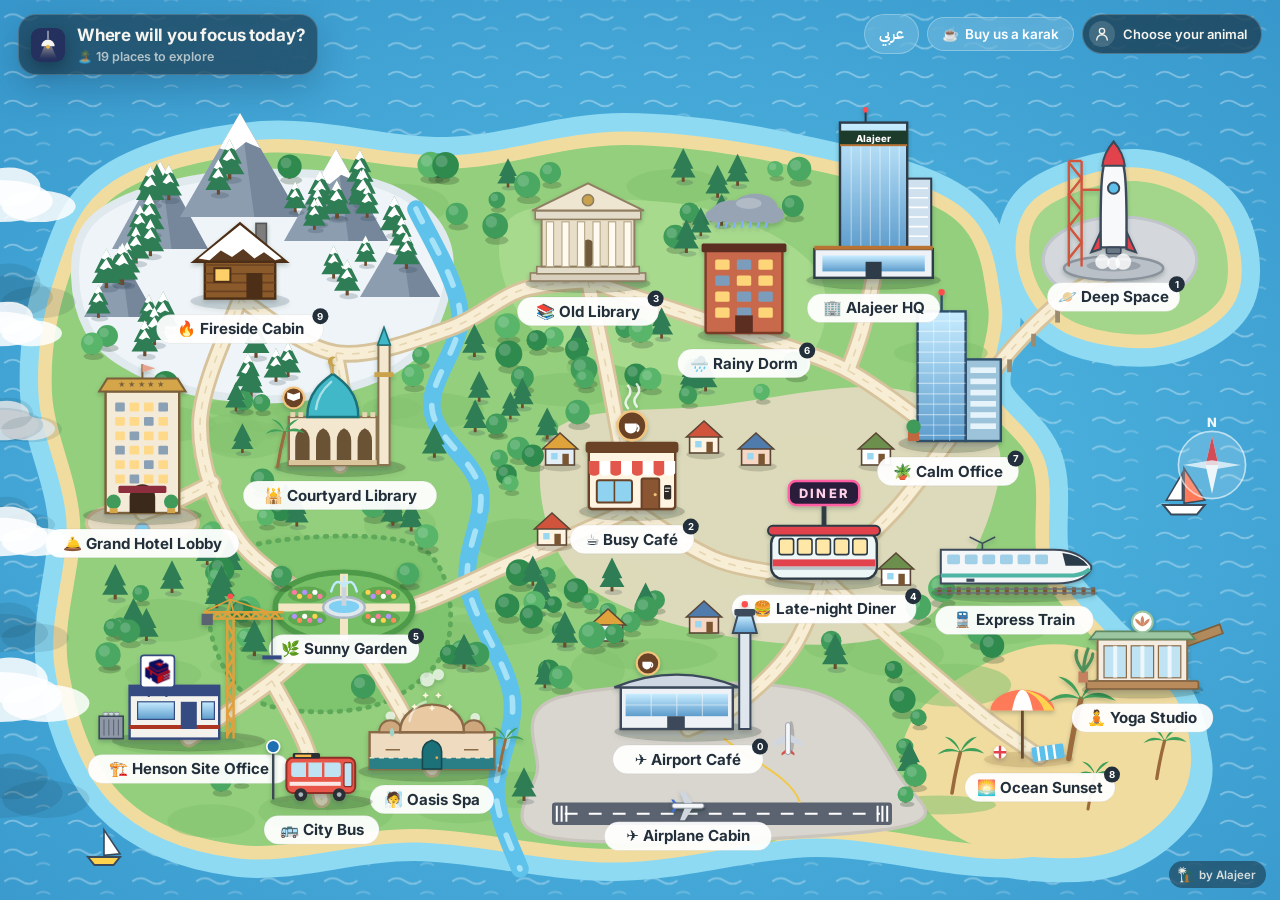
<file: index.html>
<!doctype html>
<html lang="en">
<head>
  <meta charset="utf-8">
  <meta name="viewport" content="width=device-width, initial-scale=1, viewport-fit=cover">
  <title>FocusPal</title>
  <meta name="description" content="A focus timer built on proven work/break rhythms (Pomodoro, 50/10, 52/17, 90/20) with immersive, generated ambient environments.">
  <meta name="theme-color" content="#0b0b10">
  <link rel="icon" href="img/icon.svg" type="image/svg+xml">
  <link rel="icon" href="img/icon-32.png" sizes="32x32" type="image/png">
  <link rel="apple-touch-icon" href="img/icon-180.png">
  <link rel="manifest" href="manifest.webmanifest">
  <link rel="preconnect" href="https://fonts.googleapis.com">
  <link rel="preconnect" href="https://fonts.gstatic.com" crossorigin>
  <link href="https://fonts.googleapis.com/css2?family=Inter:wght@200;300;400;500;600;700&family=Noto+Kufi+Arabic:wght@400;600;700&family=IBM+Plex+Sans+Arabic:wght@400;500;600;700&family=Libre+Baskerville:ital,wght@0,400;0,700;1,400&family=Cairo:wght@600&family=Pacifico&display=swap" rel="stylesheet">
  <!-- Bump ?v= on every release so browsers fetch the new files. -->
  <link rel="stylesheet" href="css/styles.css?v=20261030f">
</head>
<body data-mode="focus">
  <canvas id="scene" dir="ltr" aria-hidden="true"></canvas>
  <div class="night" aria-hidden="true"></div>
  <div class="vignette" aria-hidden="true"></div>

  <header class="topbar">
    <div class="brand">
      <img class="brand-mark" src="img/icon.svg" alt="" width="32" height="32">
      <span>FocusPal</span>
    </div>
    <div class="today" id="todayStats" title="Completed focus sessions today">0 sessions · 0 min today</div>
    <nav class="top-actions" aria-label="Panels">
      <button class="avatar-btn" id="avatarBtn" title="Your avatar" aria-label="Your avatar"></button>
      <button class="premium-chip" id="premiumBtn" title="FocusPal Premium"><span aria-hidden="true">✨</span><span class="premium-chip-label">Premium</span></button>
      <button class="icon-btn night-btn" id="nightBtn" title="Night lighting (D)" aria-label="Turn on night lighting" aria-pressed="false">
        <svg class="i-moon" viewBox="0 0 24 24"><path d="M20 14.5A8 8 0 1 1 9.5 4a6.5 6.5 0 0 0 10.5 10.5z"/></svg>
        <svg class="i-sun" viewBox="0 0 24 24"><circle cx="12" cy="12" r="4"/><path d="M12 2.5v2M12 19.5v2M2.5 12h2M19.5 12h2M5.3 5.3l1.4 1.4M17.3 17.3l1.4 1.4M5.3 18.7l1.4-1.4M17.3 6.7l1.4-1.4"/></svg>
      </button>
      <button class="icon-btn" id="panelBtn" title="Settings: timer, tasks and sounds" aria-label="Open settings: timer, tasks and sounds" aria-expanded="false" aria-controls="panel">
        <svg viewBox="0 0 24 24"><path d="M4 6h10M18 6h2M4 12h4M12 12h8M4 18h12M20 18h0"/><circle cx="16" cy="6" r="2"/><circle cx="10" cy="12" r="2"/><circle cx="18" cy="18" r="2"/></svg>
      </button>
      <button class="icon-btn" id="breatheBtn" title="Breathe: a guided breathing break (B)" aria-label="Breathe: open the guided breathing mode">
        <svg viewBox="0 0 24 24"><path d="M3 9h10a3 3 0 1 0-3-3M3 15h14a3 3 0 1 1-3 3M3 12h7"/></svg>
      </button>
      <button class="icon-btn" id="focusModeBtn" title="Focus mode: full screen, no buttons (Z)" aria-label="Enter focus mode">
        <svg viewBox="0 0 24 24"><path d="M4 8V4h4M16 4h4v4M20 16v4h-4M8 20H4v-4"/><circle cx="12" cy="12" r="3"/></svg>
      </button>
      <button class="icon-btn" id="fullscreenBtn" title="Full screen (F)" aria-label="Toggle full screen">
        <svg viewBox="0 0 24 24"><path d="M4 9V4h5M20 9V4h-5M4 15v5h5M20 15v5h-5"/></svg>
      </button>
    </nav>
  </header>

  <main class="stage">
    <section class="focus-card" id="focusCard" aria-label="Focus timer">
      <button class="icon-btn small min-btn" id="minBtn" title="Minimize timer (T)" aria-label="Minimize timer">
        <svg viewBox="0 0 24 24"><path d="M5 14h6v6M19 10h-6V4M11 14l-7 7M13 10l7-7"/></svg>
      </button>
      <div class="mode-tabs" role="tablist" aria-label="Timer mode">
        <button role="tab" data-mode="focus">Focus</button>
        <button role="tab" data-mode="short">Short break</button>
        <button role="tab" data-mode="long">Long break</button>
      </div>

      <div class="ring-wrap">
        <svg class="ring" viewBox="0 0 220 220" aria-hidden="true">
          <circle class="ring-track" cx="110" cy="110" r="100" fill="none" stroke-width="6"/>
          <circle class="ring-progress" id="ringProgress" cx="110" cy="110" r="100" fill="none" stroke-width="6"/>
        </svg>
        <div class="ring-center">
          <div class="mode-label" id="modeLabel">Focus</div>
          <div class="time" id="time" role="timer">25:00</div>
          <div class="technique-label" id="techLabel">Pomodoro · 25 / 5</div>
        </div>
      </div>

      <p class="focus-intent" id="focusIntent"></p>
      <div class="session-dots" id="sessionDots" aria-label="Sessions in this cycle"></div>

      <input class="intention" id="intention" type="text" maxlength="90" autocomplete="off"
             placeholder="What will you focus on?" aria-label="What will you focus on?">

      <div class="tip" id="tip" aria-live="polite">
        <span class="tip-icon" id="tipIcon" aria-hidden="true">💡</span>
        <p id="tipText"></p>
      </div>

      <div class="controls">
        <button class="ctrl sound-toggle" id="soundToggle" title="Sound on/off (A)" aria-label="Turn sound on or off">
          <svg class="i-on" viewBox="0 0 24 24"><path d="M4 9.5h3.5L12 5.5v13l-4.5-4H4z"/><path d="M15.5 9a4 4 0 0 1 0 6M18 6.5a7.5 7.5 0 0 1 0 11"/></svg>
          <svg class="i-off" viewBox="0 0 24 24"><path d="M4 9.5h3.5L12 5.5v13l-4.5-4H4z"/><path d="M16 9.5l5 5M21 9.5l-5 5"/></svg>
        </button>
        <button class="ctrl" id="resetBtn" title="Reset (R)" aria-label="Reset timer">
          <svg viewBox="0 0 24 24"><path d="M4 12a8 8 0 1 0 2.4-5.7"/><path d="M4 4v5h5"/></svg>
        </button>
        <button class="ctrl primary" id="startBtn" aria-label="Start timer (Space)">
          <svg class="i-play" viewBox="0 0 24 24"><path d="M8 5.5v13l10.5-6.5z"/></svg>
          <svg class="i-pause" viewBox="0 0 24 24"><path d="M8 5v14M16 5v14"/></svg>
          <span id="startLabel">Start</span>
        </button>
        <button class="ctrl" id="skipBtn" title="Skip to next (S)" aria-label="Skip to next session">
          <svg viewBox="0 0 24 24"><path d="M5 5.5v13l9-6.5z"/><path d="M18 5v14"/></svg>
        </button>
      </div>
    </section>
  </main>

  <div class="phase-alert" id="phaseAlert" role="alertdialog" aria-modal="true" aria-labelledby="phaseAlertTitle" aria-describedby="phaseAlertText" hidden>
    <div class="phase-alert-card">
      <div class="phase-alert-icon" id="phaseAlertIcon" aria-hidden="true">☕</div>
      <h2 id="phaseAlertTitle">Time for a break</h2>
      <p id="phaseAlertText"></p>
      <p class="phase-alert-tip" id="phaseAlertTip" hidden></p>
      <div class="phase-alert-actions">
        <button class="btn" id="phaseAlertPrimary">Got it</button>
        <button class="btn ghost" id="phaseAlertSecondary" hidden>Not yet</button>
      </div>
      <a class="phase-alert-karak" id="phaseAlertKarak" target="_blank" rel="noopener" hidden>☕ Enjoying FocusPal? Buy us a karak</a>
      <button class="phase-alert-breathe" id="phaseAlertBreathe" hidden><span aria-hidden="true">🫁</span> Breathe for 3 minutes</button>
      <button class="phase-alert-notify" id="phaseAlertNotify" hidden>🔔 Also notify me when FocusPal is in the background</button>
    </div>
  </div>

  <div class="breathe" id="breathe" role="dialog" aria-modal="true" aria-labelledby="breatheTitle" hidden>
    <button class="breathe-close" id="breatheClose" aria-label="Close breathing">✕</button>
    <div class="breathe-setup" id="breatheSetup">
      <h2 id="breatheTitle">Breathe</h2>
      <p class="breathe-sub">A few minutes of slow breathing. Follow the circle: it grows as you breathe in and shrinks as you breathe out.</p>
      <div class="breathe-patterns" id="breathePatterns" aria-label="Breathing pattern"></div>
      <div class="breathe-lengths" id="breatheLengths" aria-label="How long"></div>
      <label class="toggle breathe-bell"><input type="checkbox" id="breatheBell"><span></span>Soft bell when the breath changes</label>
      <button class="btn" id="breatheStart">Begin</button>
    </div>
    <div class="breathe-session" id="breatheSession" hidden>
      <div class="breathe-orb" id="breatheOrb">
        <div class="breathe-ring" aria-hidden="true"></div>
        <div class="breathe-circle" id="breatheCircle" aria-hidden="true"></div>
        <div class="breathe-label">
          <div class="breathe-cue" id="breatheCue" aria-live="polite">Breathe in</div>
          <div class="breathe-count" id="breatheCount" aria-hidden="true"></div>
        </div>
      </div>
      <p class="breathe-left" id="breatheLeft"></p>
      <div class="breathe-actions">
        <button class="btn ghost" id="breathePause">Pause</button>
        <button class="btn ghost" id="breatheEnd">End</button>
      </div>
    </div>
    <div class="breathe-done" id="breatheDone" hidden>
      <div class="breathe-done-icon" aria-hidden="true">🌿</div>
      <h2>Well done</h2>
      <p id="breatheDoneText"></p>
      <div class="breathe-actions">
        <button class="btn" id="breatheDoneBtn">Back to FocusPal</button>
        <button class="btn ghost" id="breatheAgain">Breathe again</button>
      </div>
    </div>
  </div>

  <div class="captain-caption" id="captainCaption" role="status" aria-live="polite" hidden>
    <div class="captain-tag"><span aria-hidden="true">🎙️</span> Captain speaking</div>
    <p class="captain-ar" id="captainAr" lang="ar" dir="rtl"></p>
    <p class="captain-en" id="captainEn" lang="en" dir="ltr"></p>
  </div>

  <div class="update-bar" id="updateBar" role="status" hidden>
    <span>✨ A new version of FocusPal is ready.</span>
    <button class="btn" id="updateBtn">Refresh</button>
  </div>

  <button class="sound-paused" id="soundPaused" hidden>🔈 Sound paused · Tap to resume</button>

  <div class="focus-hint" id="focusHint" role="status">Press Esc or double-click to leave focus mode</div>

  <div class="mini-timer" id="miniTimer" hidden>
    <button class="mini-time" id="miniExpand" title="Show the full timer (T)">
      <span class="mini-dot" aria-hidden="true"></span>
      <span class="mini-clock" id="miniTime">25:00</span>
      <span class="mini-mode" id="miniMode">Focus</span>
    </button>
    <button class="mini-btn" id="miniPlay" aria-label="Start timer">
      <svg class="i-play" viewBox="0 0 24 24"><path d="M8 5.5v13l10.5-6.5z"/></svg>
      <svg class="i-pause" viewBox="0 0 24 24"><path d="M8 5v14M16 5v14"/></svg>
    </button>
    <button class="mini-btn sound-toggle" id="miniSound" title="Sound on/off (A)" aria-label="Turn sound on or off">
      <svg class="i-on" viewBox="0 0 24 24"><path d="M4 9.5h3.5L12 5.5v13l-4.5-4H4z"/><path d="M15.5 9a4 4 0 0 1 0 6M18 6.5a7.5 7.5 0 0 1 0 11"/></svg>
      <svg class="i-off" viewBox="0 0 24 24"><path d="M4 9.5h3.5L12 5.5v13l-4.5-4H4z"/><path d="M16 9.5l5 5M21 9.5l-5 5"/></svg>
    </button>
    <button class="mini-btn" id="miniOpen" title="Show the full timer (T)" aria-label="Show the full timer">
      <svg viewBox="0 0 24 24"><path d="M4 10V4h6M20 14v6h-6M4 4l7 7M20 20l-7-7"/></svg>
    </button>
    <span class="mini-progress" aria-hidden="true"><span id="miniBar"></span></span>
  </div>

  <footer class="envbar">
    <button class="map-btn" id="mapBtn" title="Open the map (M)">
      <svg viewBox="0 0 24 24"><path d="M9 4.5L3.5 6.5v13L9 17.5l6 2 5.5-2v-13L15 6.5z"/><path d="M9 4.5v13M15 6.5v13"/></svg>
      <span class="map-btn-label">Map</span>
      <span class="map-btn-where" id="mapBtnWhere">☕ Busy Café</span>
    </button>
  </footer>

  <section class="map-screen" id="mapScreen" hidden aria-label="Choose where to study">
    <div class="map-viewport" id="mapViewport">
      <div class="map-stage" id="mapStage"></div>
    </div>
    <header class="map-head" id="mapHead">
      <div class="map-title">
        <img class="brand-mark" src="img/icon.svg" alt="" width="34" height="34">
        <div class="map-title-text">
          <h1>Where will you focus today?</h1>
          <div class="map-progress" id="mapProgress">
            <span id="mapProgressText"></span>
            <div class="progress-bar"><span id="mapProgressBar"></span></div>
          </div>
        </div>
        <button class="premium-chip small" id="mapPremiumBtn"><span aria-hidden="true">✨</span> Unlock all</button>
      </div>
      <div class="map-actions">
        <span class="map-timer" id="mapTimer" hidden></span>
        <button class="karak-chip lang-chip" id="mapLang"></button>
        <a class="karak-chip" id="mapKarak" target="_blank" rel="noopener" hidden><span aria-hidden="true">☕</span> Buy us a karak</a>
        <button class="avatar-link" id="mapAvatarBtn"></button>
        <button class="btn ghost-light" id="mapResume" hidden>← Back</button>
      </div>
    </header>
    <div class="map-endorse"><img src="img/alajeer-symbol-dark.svg" alt="" width="16" height="17"><span>by Alajeer</span></div>
    <div class="map-card" id="mapCard" role="dialog" aria-labelledby="mapCardName">
      <button class="icon-btn small map-card-close" id="mapCardClose" aria-label="Close">
        <svg viewBox="0 0 24 24"><path d="M6 6l12 12M18 6L6 18"/></svg>
      </button>
      <div class="map-card-top">
        <span class="map-card-emoji" id="mapCardEmoji" aria-hidden="true"></span>
        <div>
          <div class="map-card-name" id="mapCardName"></div>
          <p class="map-card-tag" id="mapCardTag"></p>
        </div>
      </div>
      <p class="map-card-dedication" id="mapCardDedication" hidden></p>
      <div class="map-card-sounds" id="mapCardSounds" aria-label="Sounds here"></div>
      <div class="map-card-lock" id="mapCardLock" hidden>
        <div class="map-card-lock-text" id="mapCardLockText"></div>
        <div class="progress-bar"><span id="mapCardLockBar"></span></div>
      </div>
      <button class="btn map-card-go" id="mapCardGo">Focus here →</button>
    </div>
  </section>

  <div class="scrim" id="scrim"></div>
  <aside class="panel" id="panel" aria-label="Settings" aria-hidden="true">
    <div class="panel-head">
      <div class="panel-tabs" role="tablist">
        <button role="tab" data-tab="timer">Timer</button>
        <button role="tab" data-tab="tasks">Tasks</button>
        <button role="tab" data-tab="sounds">Sounds</button>
      </div>
      <button class="icon-btn small" id="closePanel" aria-label="Close panel">
        <svg viewBox="0 0 24 24"><path d="M6 6l12 12M18 6L6 18"/></svg>
      </button>
    </div>

    <div class="panel-body" data-tab="timer">
      <h3>Focus technique</h3>
      <p class="hint">Not sure? <b>New to timers or struggling to start</b> → Pomodoro. <b>Studying or writing</b> → 50 / 10. <b>Deep project and already in flow</b> → 90 / 20.</p>
      <div class="techniques" id="techniques"></div>

      <div class="custom-fields" id="customFields">
        <label>Focus <span><input type="number" min="1" max="180" data-custom="focus"> min</span></label>
        <label>Short break <span><input type="number" min="1" max="60" data-custom="short"> min</span></label>
        <label>Long break <span><input type="number" min="1" max="90" data-custom="long"> min</span></label>
        <label>Long break every <span><input type="number" min="0" max="12" data-custom="every"> sessions</span></label>
      </div>

      <h3>Immersion</h3>
      <p class="hint">How much the scene moves while you focus. Breaks always bring it fully back to life, because a calming view helps your attention recover.</p>
      <div class="immersion" id="immersion" role="radiogroup" aria-label="Immersion level"></div>
      <p class="immersion-blurb" id="immersionBlurb"></p>
      <label class="toggle"><input type="checkbox" data-setting="sceneDark"><span></span>Night lighting for scenes</label>

      <h3>Behaviour</h3>
      <div class="toggles">
        <label class="toggle"><input type="checkbox" data-setting="autoBreaks"><span></span>Start breaks automatically</label>
        <label class="toggle"><input type="checkbox" data-setting="autoFocus"><span></span>Start next focus session automatically</label>
        <label class="toggle"><input type="checkbox" data-setting="chime"><span></span>Play a chime between sessions</label>
        <label class="toggle"><input type="checkbox" data-setting="notify"><span></span>Desktop notifications</label>
        <label class="toggle"><input type="checkbox" data-setting="dimBreaks"><span></span>Soften ambience during breaks</label>
        <label class="toggle"><input type="checkbox" data-setting="wakeLock"><span></span>Keep the screen awake while the timer or sounds are on</label>
      </div>

      <details class="science">
        <summary>Why work in intervals?</summary>
        <ul>
          <li><b>Attention fades with time on task.</b> Performance on sustained tasks drifts downward (the “vigilance decrement”); planned breaks let you come back fresher instead of grinding on tired.</li>
          <li><b>A visible finish line helps you start.</b> Short, timeboxed blocks lower the barrier to beginning, which is why Pomodoro works so well against procrastination.</li>
          <li><b>Rest your eyes.</b> The 20‑20‑20 rule: every 20 minutes, look about 6 m (20 ft) away for 20 seconds.</li>
          <li><b>Make breaks real breaks.</b> Stand, move, hydrate, look out a window. Scrolling your phone keeps your brain busy and makes it harder to restart.</li>
          <li><b>Steady ambient sound</b> can mask distracting noises and conversations. Keep it at a low, comfortable level.</li>
        </ul>
      </details>

      <h3>Keyboard</h3>
      <div class="shortcuts">
        <span><kbd>Space</kbd> start / pause</span>
        <span><kbd>R</kbd> reset</span>
        <span><kbd>S</kbd> skip</span>
        <span><kbd>M</kbd> map</span>
        <span><kbd>A</kbd> ambience</span>
        <span><kbd>I</kbd> immersion</span>
        <span><kbd>T</kbd> minimize timer</span>
        <span><kbd>D</kbd> night lighting</span>
        <span><kbd>Z</kbd> focus mode</span>
        <span><kbd>B</kbd> breathe</span>
        <span><kbd>F</kbd> full screen</span>
        <span><kbd>1–9</kbd> <kbd>0</kbd> travel to a place</span>
      </div>

      <h3>Language</h3>
      <div class="lang-switch" role="group" aria-label="Language">
        <button data-lang="en" lang="en">English</button>
        <button data-lang="ar" lang="ar">عربي</button>
      </div>

      <div class="dua-note">
        <p>🤲 If FocusPal helps you focus, please remember my parents in your prayers.</p>
        <p class="dua-ar" lang="ar" dir="rtl">إن نفعك هذا التطبيق، فلا تنسَ والديّ من دعائك</p>
      </div>

      <a class="karak-note" id="panelKarak" target="_blank" rel="noopener" hidden>
        <span class="karak-cup" aria-hidden="true">☕</span>
        <span><strong>Enjoying FocusPal?</strong><br>Buy us a karak to keep it free.</span>
      </a>

      <div class="endorse">
        <img src="img/alajeer-symbol-dark.svg" alt="" width="20" height="21">
        <div>
          <p>FocusPal by Alajeer</p>
          <p class="endorse-ar" lang="ar" dir="rtl">من الأجير</p>
        </div>
      </div>
    </div>

    <div class="panel-body" data-tab="tasks">
      <h3>Today’s tasks</h3>
      <p class="hint">Pick one task to focus on. Each finished focus session adds a 🍅 to it.</p>
      <form class="task-form" id="taskForm">
        <input id="taskInput" type="text" maxlength="90" placeholder="Add a task…" autocomplete="off" aria-label="New task">
        <button type="submit" class="btn">Add</button>
      </form>
      <ul class="task-list" id="taskList"></ul>
      <button class="btn ghost" id="clearDone">Clear completed</button>
    </div>

    <div class="panel-body" data-tab="sounds">
      <h3>Master</h3>
      <div class="mixer-row master">
        <span class="mix-name">Volume</span>
        <input type="range" min="0" max="1" step="0.01" id="masterVol" aria-label="Master volume">
      </div>
      <div class="mixer-row">
        <span class="mix-name">Chime</span>
        <input type="range" min="0" max="1" step="0.01" id="chimeVol" aria-label="Chime volume">
      </div>
      <h3 id="mixTitle">Environment</h3>
      <div id="mixer"></div>
      <button class="btn ghost" id="resetMix">Reset this mix</button>
      <p class="hint small">Sounds are made live in your browser, apart from the café and diner crowds (public-domain recordings) and the captain, who uses your device's own voice.</p>
    </div>
  </aside>

  <div class="modal" id="premiumModal" hidden role="dialog" aria-modal="true" aria-labelledby="premiumTitle">
    <div class="modal-card">
      <button class="icon-btn small modal-close" id="premiumClose" aria-label="Close">
        <svg viewBox="0 0 24 24"><path d="M6 6l12 12M18 6L6 18"/></svg>
      </button>
      <div class="premium-hero" aria-hidden="true">✨</div>
      <h2 id="premiumTitle">FocusPal Premium</h2>
      <p class="premium-reason" id="premiumReason"></p>
      <ul class="premium-perks">
        <li><span aria-hidden="true">🏝️</span><div><b>Every place, right away</b><small>Skip the unlock path and study anywhere on the island.</small></div></li>
        <li><span aria-hidden="true">🗺️</span><div><b>New places as they’re added</b><small>Fresh spots to study in, included in your plan.</small></div><em>Soon</em></li>
        <li><span aria-hidden="true">🎚️</span><div><b>Saved sound mixes</b><small>Keep your favourite blend for each place.</small></div><em>Soon</em></li>
        <li><span aria-hidden="true">📈</span><div><b>Focus history &amp; streaks</b><small>See your weeks add up.</small></div><em>Soon</em></li>
      </ul>
      <div class="plans" id="premiumPlans" role="radiogroup" aria-label="Billing">
        <button class="plan" data-plan="monthly" role="radio"><span class="plan-name">Monthly</span><span class="plan-price" id="priceMonthly"></span><span class="plan-per">per month</span></button>
        <button class="plan" data-plan="yearly" role="radio"><span class="plan-badge" id="yearlyNote"></span><span class="plan-name">Yearly</span><span class="plan-price" id="priceYearly"></span><span class="plan-per">per year</span></button>
      </div>
      <button class="btn premium-cta" id="premiumCta">Coming soon</button>
      <p class="hint small" id="premiumNote">Prefer to earn it? Every place also unlocks for free as you complete focus sessions.</p>
      <div class="dev-row" id="premiumDev" hidden>
        <span>Developer testing (only shown locally)</span>
        <button class="btn ghost" id="premiumDevToggle">Turn Premium on</button>
      </div>
    </div>
  </div>

  <div class="dua-card" id="duaCard" role="dialog" aria-labelledby="duaTitle" hidden>
    <span class="dua-icon" aria-hidden="true">🤲</span>
    <div class="dua-text">
      <p class="dua-title" id="duaTitle">A small request</p>
      <p>If FocusPal helps you focus, please remember my parents in your prayers.</p>
      <p class="dua-ar" lang="ar" dir="rtl">إن نفعك هذا التطبيق، فلا تنسَ والديّ من دعائك</p>
    </div>
    <button class="icon-btn small" id="duaClose" aria-label="Close">
      <svg viewBox="0 0 24 24"><path d="M6 6l12 12M18 6L6 18"/></svg>
    </button>
  </div>

  <div class="toast" id="toast" role="status" aria-live="polite"></div>

  <script src="js/config.js?v=20261030f"></script>
  <script src="js/i18n.js?v=20261030f"></script>
  <script src="js/native.js?v=20261030f"></script>
  <script src="js/audio.js?v=20261030f"></script>
  <script src="js/sounds.js?v=20261030f"></script>
  <script src="js/scenes.js?v=20261030f"></script>
  <script src="js/environments.js?v=20261030f"></script>
  <script src="js/avatar.js?v=20261030f"></script>
  <script src="js/premium.js?v=20261030f"></script>
  <script src="js/map.js?v=20261030f"></script>
  <script src="js/breathe.js?v=20261030f"></script>
  <script src="js/app.js?v=20261030f"></script>
</body>
</html>
</file>
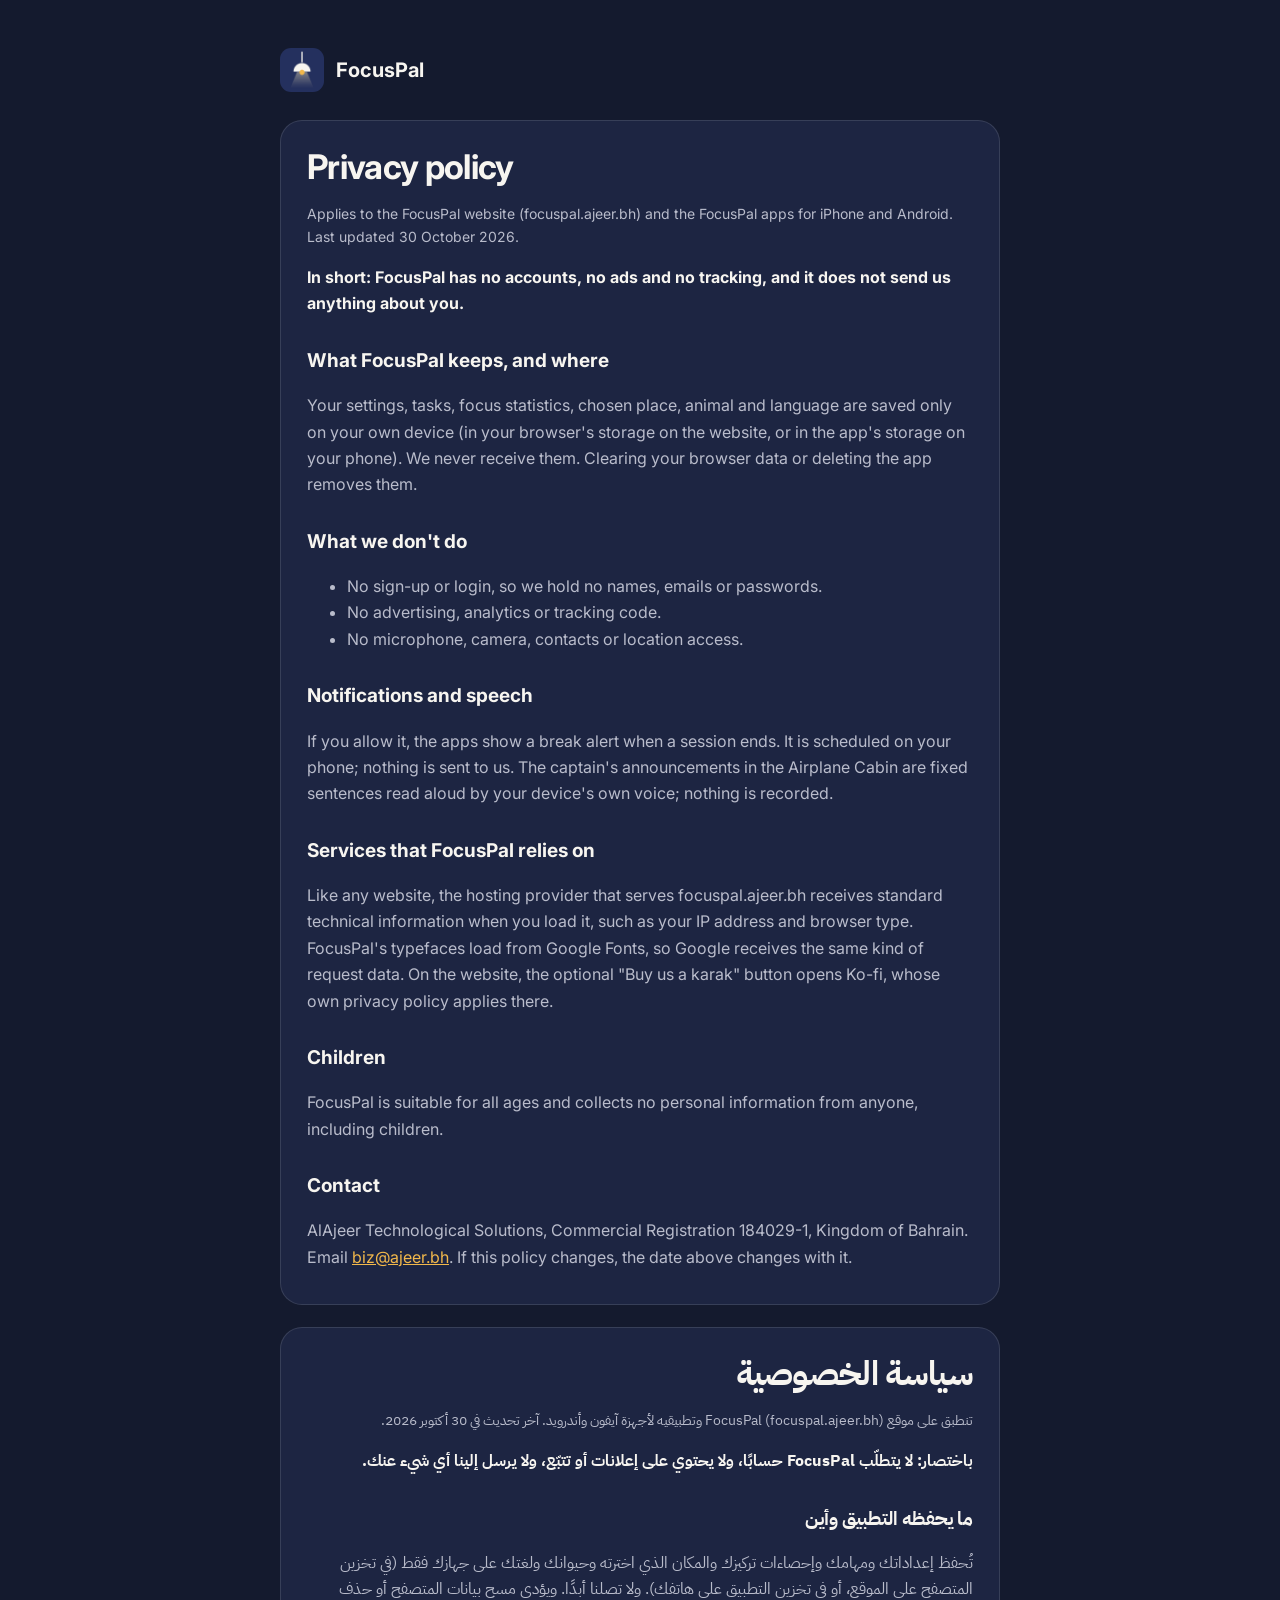
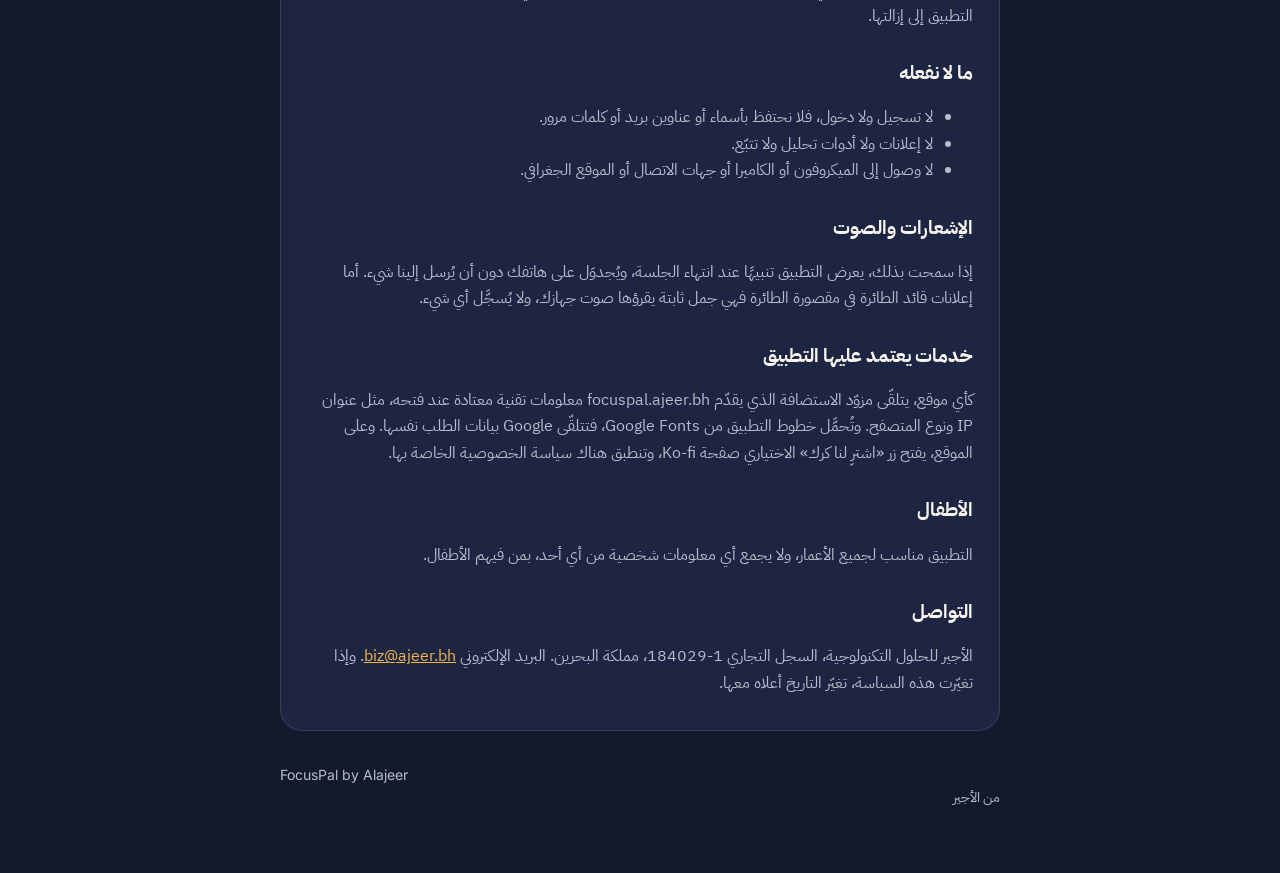
<file: privacy.html>
<!doctype html>
<html lang="en">
<head>
  <meta charset="utf-8">
  <meta name="viewport" content="width=device-width, initial-scale=1">
  <title>FocusPal · Privacy</title>
  <meta name="description" content="FocusPal privacy policy: no account, no ads, no tracking. Your settings stay on your device.">
  <link rel="icon" href="img/icon.svg" type="image/svg+xml">
  <link rel="preconnect" href="https://fonts.googleapis.com">
  <link href="https://fonts.googleapis.com/css2?family=Inter:wght@400;600;700&family=IBM+Plex+Sans+Arabic:wght@400;600;700&display=swap" rel="stylesheet">
  <style>
    :root { --bg: #141a2e; --card: #1d2542; --text: #f7f5f0; --muted: #b9bccb; --accent: #f2b84b; --line: rgba(247,245,240,.12); }
    * { box-sizing: border-box; }
    body { margin: 0; background: var(--bg); color: var(--text); font: 16px/1.65 Inter, system-ui, sans-serif; }
    main { max-width: 760px; margin: 0 auto; padding: 48px 20px 64px; }
    header { display: flex; align-items: center; gap: 12px; margin-bottom: 28px; }
    header img { width: 44px; height: 44px; border-radius: 11px; }
    header a { color: var(--text); text-decoration: none; font-weight: 700; font-size: 20px; }
    h1 { font-size: 34px; line-height: 1.2; margin: 0 0 6px; letter-spacing: -0.02em; }
    h2 { font-size: 19px; margin: 28px 0 6px; }
    p, li { color: var(--muted); }
    strong { color: var(--text); }
    a { color: var(--accent); }
    section { background: var(--card); border: 1px solid var(--line); border-radius: 22px; padding: 26px 26px 18px; margin-top: 22px; }
    .ar { font-family: 'IBM Plex Sans Arabic', 'Noto Kufi Arabic', sans-serif; }
    .meta { font-size: 14px; }
    footer { margin-top: 32px; font-size: 14px; color: var(--muted); }
  </style>
</head>
<body>
<main>
  <header><img src="img/icon-192.png" alt=""><a href="./">FocusPal</a></header>

  <section>
    <h1>Privacy policy</h1>
    <p class="meta">Applies to the FocusPal website (focuspal.ajeer.bh) and the FocusPal apps for iPhone and Android. Last updated 30 October 2026.</p>

    <p><strong>In short: FocusPal has no accounts, no ads and no tracking, and it does not send us anything about you.</strong></p>

    <h2>What FocusPal keeps, and where</h2>
    <p>Your settings, tasks, focus statistics, chosen place, animal and language are saved only on your own device (in your browser's storage on the website, or in the app's storage on your phone). We never receive them. Clearing your browser data or deleting the app removes them.</p>

    <h2>What we don't do</h2>
    <ul>
      <li>No sign-up or login, so we hold no names, emails or passwords.</li>
      <li>No advertising, analytics or tracking code.</li>
      <li>No microphone, camera, contacts or location access.</li>
    </ul>

    <h2>Notifications and speech</h2>
    <p>If you allow it, the apps show a break alert when a session ends. It is scheduled on your phone; nothing is sent to us. The captain's announcements in the Airplane Cabin are fixed sentences read aloud by your device's own voice; nothing is recorded.</p>

    <h2>Services that FocusPal relies on</h2>
    <p>Like any website, the hosting provider that serves focuspal.ajeer.bh receives standard technical information when you load it, such as your IP address and browser type. FocusPal's typefaces load from Google Fonts, so Google receives the same kind of request data. On the website, the optional "Buy us a karak" button opens Ko-fi, whose own privacy policy applies there.</p>

    <h2>Children</h2>
    <p>FocusPal is suitable for all ages and collects no personal information from anyone, including children.</p>

    <h2>Contact</h2>
    <p>AlAjeer Technological Solutions, Commercial Registration <bdi dir="ltr">184029-1</bdi>, Kingdom of Bahrain. Email <a href="mailto:biz@ajeer.bh">biz@ajeer.bh</a>. If this policy changes, the date above changes with it.</p>
  </section>

  <section class="ar" lang="ar" dir="rtl">
    <h1>سياسة الخصوصية</h1>
    <p class="meta">تنطبق على موقع FocusPal (focuspal.ajeer.bh) وتطبيقيه لأجهزة آيفون وأندرويد. آخر تحديث في 30 أكتوبر 2026.</p>

    <p><strong>باختصار: لا يتطلّب FocusPal حسابًا، ولا يحتوي على إعلانات أو تتبّع، ولا يرسل إلينا أي شيء عنك.</strong></p>

    <h2>ما يحفظه التطبيق وأين</h2>
    <p>تُحفظ إعداداتك ومهامك وإحصاءات تركيزك والمكان الذي اخترته وحيوانك ولغتك على جهازك فقط (في تخزين المتصفح على الموقع، أو في تخزين التطبيق على هاتفك). ولا تصلنا أبدًا. ويؤدي مسح بيانات المتصفح أو حذف التطبيق إلى إزالتها.</p>

    <h2>ما لا نفعله</h2>
    <ul>
      <li>لا تسجيل ولا دخول، فلا نحتفظ بأسماء أو عناوين بريد أو كلمات مرور.</li>
      <li>لا إعلانات ولا أدوات تحليل ولا تتبّع.</li>
      <li>لا وصول إلى الميكروفون أو الكاميرا أو جهات الاتصال أو الموقع الجغرافي.</li>
    </ul>

    <h2>الإشعارات والصوت</h2>
    <p>إذا سمحت بذلك، يعرض التطبيق تنبيهًا عند انتهاء الجلسة، ويُجدوَل على هاتفك دون أن يُرسل إلينا شيء. أما إعلانات قائد الطائرة في مقصورة الطائرة فهي جمل ثابتة يقرؤها صوت جهازك، ولا يُسجَّل أي شيء.</p>

    <h2>خدمات يعتمد عليها التطبيق</h2>
    <p>كأي موقع، يتلقّى مزوّد الاستضافة الذي يقدّم focuspal.ajeer.bh معلومات تقنية معتادة عند فتحه، مثل عنوان IP ونوع المتصفح. وتُحمَّل خطوط التطبيق من Google Fonts، فتتلقّى Google بيانات الطلب نفسها. وعلى الموقع، يفتح زر «اشترِ لنا كرك» الاختياري صفحة Ko-fi، وتنطبق هناك سياسة الخصوصية الخاصة بها.</p>

    <h2>الأطفال</h2>
    <p>التطبيق مناسب لجميع الأعمار، ولا يجمع أي معلومات شخصية من أي أحد، بمن فيهم الأطفال.</p>

    <h2>التواصل</h2>
    <p>الأجير للحلول التكنولوجية، السجل التجاري <bdi dir="ltr">184029-1</bdi>، مملكة البحرين. البريد الإلكتروني <a href="mailto:biz@ajeer.bh">biz@ajeer.bh</a>. وإذا تغيّرت هذه السياسة، تغيّر التاريخ أعلاه معها.</p>
  </section>

  <footer>
    <div>FocusPal by Alajeer</div>
    <div class="ar" lang="ar" dir="rtl">من الأجير</div>
  </footer>
</main>
</body>
</html>
</file>
<file: css/styles.css>
:root {
  --accent: #e0a96d;
  --accent-ink: #1a1208;
  --glass: rgba(14, 16, 24, 0.42);
  --glass-strong: rgba(16, 18, 26, 0.82);
  --line: rgba(255, 255, 255, 0.12);
  --line-strong: rgba(255, 255, 255, 0.22);
  --text: #f6f4ef;
  --muted: rgba(246, 244, 239, 0.68);
  --faint: rgba(246, 244, 239, 0.4);
  --ease: cubic-bezier(.2, .8, .2, 1);
  color-scheme: dark;
}

* { box-sizing: border-box; }
[hidden] { display: none !important; }
html, body { height: 100%; margin: 0; }
body {
  font-family: Inter, system-ui, -apple-system, "Segoe UI", sans-serif;
  color: var(--text);
  background: #0b0b10;
  overflow: hidden;
  -webkit-font-smoothing: antialiased;
}
button, input { font-family: inherit; }
button { -webkit-tap-highlight-color: transparent; }
svg { fill: none; stroke: currentColor; stroke-width: 1.8; stroke-linecap: round; stroke-linejoin: round; }

#scene {
  position: fixed; inset: 0; width: 100%; height: 100%;
  display: block;
  /* Calm focus: the scene eases into its quieter look slowly, so the change itself isn't distracting. */
  filter: var(--scene-filter, none);
  transform: scale(1.02); /* hides blurred edges */
  transition: opacity .55s ease, filter 4s ease;
}
#scene.fading { opacity: 0; }

/* Night lighting: a moonlit blue multiply over the scene, eased in slowly. */
.night {
  position: fixed; inset: 0; pointer-events: none;
  background: radial-gradient(ellipse 80% 70% at 50% 40%, rgb(70, 86, 140), rgb(26, 32, 62));
  mix-blend-mode: multiply;
  opacity: 0; transition: opacity 1.2s ease;
}
body.scene-dark .night { opacity: 1; }
body.scene-dark.light-scene { --glass: rgba(14, 16, 24, 0.42); }
.night-btn .i-sun { display: none; }
body.scene-dark .night-btn .i-moon { display: none; }
body.scene-dark .night-btn .i-sun { display: block; }
body.scene-dark .night-btn { color: #c9d4ff; }

.vignette {
  position: fixed; inset: 0; pointer-events: none;
  background:
    radial-gradient(ellipse 60% 55% at 50% 50%, rgba(0,0,0,.22), rgba(0,0,0,0) 70%),
    linear-gradient(to bottom, rgba(0,0,0,.38), rgba(0,0,0,0) 16%, rgba(0,0,0,0) 76%, rgba(0,0,0,.5));
}

/* ---------- Top bar ---------- */
.topbar {
  position: fixed; top: 0; left: 0; right: 0; z-index: 5;
  display: flex; align-items: center; justify-content: space-between; gap: 12px;
  padding: max(14px, env(safe-area-inset-top)) 20px 14px;
  transition: opacity .7s ease, transform .7s var(--ease);
}
.brand { display: flex; align-items: center; gap: 10px; font-weight: 700; font-size: 18px; letter-spacing: -0.01em; text-shadow: 0 1px 12px rgba(0,0,0,.4); }
.brand-mark {
  width: 32px; height: 32px; border-radius: 9px; display: block; flex: 0 0 auto;
  box-shadow: 0 6px 18px rgba(0, 0, 0, .3);
}
.today {
  font-size: 13px; color: var(--muted);
  padding: 7px 13px; border-radius: 999px;
  background: var(--glass); border: 1px solid var(--line);
  backdrop-filter: blur(14px); -webkit-backdrop-filter: blur(14px);
  white-space: nowrap;
}
.top-actions { display: flex; gap: 8px; }

.icon-btn {
  width: 42px; height: 42px; border-radius: 13px; flex: 0 0 auto;
  display: grid; place-items: center; cursor: pointer;
  color: var(--text); background: var(--glass); border: 1px solid var(--line);
  backdrop-filter: blur(14px); -webkit-backdrop-filter: blur(14px);
  transition: background .2s, border-color .2s, transform .12s;
}
.icon-btn:hover { background: rgba(255,255,255,.12); border-color: var(--line-strong); }
.icon-btn:active { transform: scale(.95); }
.icon-btn svg { width: 20px; height: 20px; }
.icon-btn.small { width: 36px; height: 36px; border-radius: 11px; }
:focus-visible { outline: 2px solid var(--accent); outline-offset: 2px; }

/* ---------- Timer card ---------- */
.stage {
  position: fixed; inset: 0; z-index: 3;
  display: grid; place-items: center;
  padding: 76px 16px 104px;
  pointer-events: none;
}
.focus-card {
  pointer-events: auto;
  width: min(410px, 100%);
  padding: 18px 24px 22px;
  border-radius: 30px;
  text-align: center;
  background: var(--glass);
  border: 1px solid var(--line);
  backdrop-filter: blur(24px) saturate(140%); -webkit-backdrop-filter: blur(24px) saturate(140%);
  box-shadow: 0 30px 80px rgba(0,0,0,.35), inset 0 1px 0 rgba(255,255,255,.08);
  transition: background .8s, border-color .8s, box-shadow .8s;
}
.mode-tabs {
  display: inline-flex; gap: 2px; padding: 4px; border-radius: 999px;
  background: rgba(255,255,255,.06);
  transition: opacity .6s;
}
.mode-tabs button {
  border: 0; background: transparent; color: var(--muted); cursor: pointer;
  font-size: 13px; font-weight: 500; padding: 7px 13px; border-radius: 999px;
  transition: background .2s, color .2s;
}
.mode-tabs button:hover { color: var(--text); }
.mode-tabs button.active { background: rgba(255,255,255,.15); color: var(--text); }

.ring-wrap { position: relative; width: min(268px, 66vw); aspect-ratio: 1; margin: 14px auto 8px; }
.ring { width: 100%; height: 100%; transform: rotate(-90deg); overflow: visible; }
.ring-track { stroke: rgba(255,255,255,.1); }
.ring-progress {
  stroke: var(--accent); stroke-linecap: round;
  transition: stroke-dashoffset .35s linear, stroke .6s;
  filter: drop-shadow(0 0 6px color-mix(in srgb, var(--accent) 70%, transparent));
}
.ring-center { position: absolute; inset: 0; display: grid; place-content: center; gap: 4px; }
.mode-label { font-size: 12px; font-weight: 600; letter-spacing: .14em; text-transform: uppercase; color: var(--accent); transition: color .6s; }
.time {
  font-size: clamp(54px, 15vw, 74px); font-weight: 200; line-height: 1;
  letter-spacing: -0.035em; font-variant-numeric: tabular-nums;
  text-shadow: 0 2px 24px rgba(0,0,0,.35);
}
.technique-label { font-size: 12.5px; color: var(--muted); }

.session-dots { display: flex; justify-content: center; align-items: center; gap: 8px; min-height: 16px; margin-bottom: 12px; font-size: 12.5px; color: var(--muted); }
.dot { width: 8px; height: 8px; border-radius: 50%; background: rgba(255,255,255,.2); transition: background .4s, box-shadow .4s; }
.dot.done { background: var(--accent); box-shadow: 0 0 10px color-mix(in srgb, var(--accent) 70%, transparent); }

.intention {
  width: 100%; padding: 12px 14px; border-radius: 14px;
  background: rgba(255,255,255,.06); border: 1px solid transparent;
  color: var(--text); font-size: 15px; font-weight: 500; text-align: center;
  outline: none; transition: border-color .2s, background .2s;
}
.intention::placeholder { color: var(--faint); font-weight: 400; }
.intention:hover { background: rgba(255,255,255,.08); }
.intention:focus { border-color: color-mix(in srgb, var(--accent) 70%, transparent); background: rgba(255,255,255,.09); }

.tip {
  display: flex; gap: 10px; align-items: flex-start; text-align: left;
  margin-top: 10px; padding: 10px 12px; border-radius: 13px;
  background: rgba(255,255,255,.05);
  font-size: 13.5px; line-height: 1.45; color: var(--muted);
  transition: opacity .4s;
}
.tip p { margin: 0; }
.tip-icon { font-size: 16px; line-height: 1.3; }
.tip[hidden] { display: none; }

.controls { display: flex; justify-content: center; align-items: center; gap: 16px; margin-top: 16px; transition: opacity .6s; }
.ctrl {
  width: 48px; height: 48px; border-radius: 50%; cursor: pointer;
  display: grid; place-items: center;
  color: var(--text); background: rgba(255,255,255,.08); border: 1px solid var(--line);
  transition: background .2s, transform .12s;
}
.ctrl:hover { background: rgba(255,255,255,.15); }
.ctrl:active { transform: scale(.94); }
.ctrl svg { width: 20px; height: 20px; }
.ctrl.primary {
  width: auto; min-width: 150px; height: 56px; padding: 0 26px; border-radius: 999px;
  display: inline-flex; gap: 10px; align-items: center; justify-content: center;
  background: var(--accent); color: var(--accent-ink); border: 0;
  font-size: 16.5px; font-weight: 600;
  box-shadow: 0 12px 32px color-mix(in srgb, var(--accent) 40%, transparent);
  transition: background .6s, box-shadow .6s, transform .12s;
}
.ctrl.primary:hover { background: color-mix(in srgb, var(--accent) 88%, white); }
.ctrl.primary svg { width: 18px; height: 18px; fill: currentColor; stroke-width: 2.6; }
.ctrl.primary .i-pause { display: none; fill: none; }
body.running .ctrl.primary .i-pause { display: block; }
body.running .ctrl.primary .i-play { display: none; }

/* ---------- Minimized timer ---------- */
.focus-card { position: relative; transition: background .8s, border-color .8s, box-shadow .8s, opacity .35s ease, transform .35s var(--ease); }
.min-btn { position: absolute; top: 12px; right: 12px; width: 34px; height: 34px; border-radius: 10px; background: rgba(255,255,255,.06); }
.min-btn svg { width: 16px; height: 16px; }
body.timer-min .focus-card { opacity: 0; transform: translateY(24px) scale(.94); pointer-events: none; visibility: hidden; transition: opacity .35s ease, transform .35s var(--ease), visibility 0s .35s; }

.mini-timer {
  position: fixed; left: 50%; bottom: calc(76px + env(safe-area-inset-bottom, 0px)); z-index: 5;
  transform: translateX(-50%);
  display: flex; align-items: center; gap: 4px; padding: 5px 6px 5px 6px; overflow: hidden;
  border-radius: 999px; background: var(--glass); border: 1px solid var(--line);
  backdrop-filter: blur(20px) saturate(140%); -webkit-backdrop-filter: blur(20px) saturate(140%);
  box-shadow: 0 14px 40px rgba(0,0,0,.35);
  transition: opacity .6s ease;
}
.mini-time {
  display: inline-flex; align-items: center; gap: 9px; height: 40px; padding: 0 12px 0 12px; border: 0; border-radius: 999px;
  background: transparent; color: var(--text); cursor: pointer;
}
.mini-time:hover { background: rgba(255,255,255,.08); }
.mini-dot { width: 8px; height: 8px; border-radius: 50%; background: var(--accent); box-shadow: 0 0 10px var(--accent); }
body:not(.running) .mini-dot { background: var(--faint); box-shadow: none; }
.mini-clock { font-size: 22px; font-weight: 300; letter-spacing: -0.02em; font-variant-numeric: tabular-nums; }
.mini-mode { font-size: 12px; font-weight: 600; color: var(--muted); }
.mini-btn {
  width: 40px; height: 40px; border-radius: 50%; border: 0; cursor: pointer; display: grid; place-items: center;
  color: var(--text); background: rgba(255,255,255,.08); transition: background .2s;
}
.mini-btn:hover { background: rgba(255,255,255,.16); }
.mini-btn svg { width: 17px; height: 17px; }
#miniPlay { background: var(--accent); color: var(--accent-ink); }
#miniPlay svg { fill: currentColor; stroke-width: 2.6; }
#miniPlay .i-pause { display: none; fill: none; }
body.running #miniPlay .i-pause { display: block; }
body.running #miniPlay .i-play { display: none; }
.mini-progress { position: absolute; left: 18px; right: 18px; bottom: 0; height: 2px; background: rgba(255,255,255,.1); }
.mini-progress span { display: block; height: 100%; width: 0; background: var(--accent); transition: width .4s linear; }
body.zen .mini-timer { opacity: .35; }
body.zen .mini-timer:hover { opacity: 1; }

/* ---------- Bottom bar ---------- */
.envbar {
  position: fixed; left: 0; right: 0; bottom: 0; z-index: 5;
  display: flex; align-items: center; justify-content: center; gap: 10px;
  padding: 12px 16px max(16px, env(safe-area-inset-bottom));
  transition: opacity .7s ease, transform .7s var(--ease);
}
.map-btn {
  display: inline-flex; align-items: center; gap: 10px; height: 42px; padding: 0 16px 0 14px;
  border-radius: 999px; cursor: pointer; color: var(--text);
  background: var(--glass); border: 1px solid var(--line);
  backdrop-filter: blur(14px); -webkit-backdrop-filter: blur(14px);
  font-size: 14px; font-weight: 600; white-space: nowrap;
  transition: background .2s, border-color .2s, transform .12s;
}
.map-btn:hover { background: rgba(255,255,255,.12); border-color: var(--accent); }
.map-btn:active { transform: scale(.97); }
.map-btn svg { width: 19px; height: 19px; color: var(--accent); }
.map-btn-where { font-weight: 500; color: var(--muted); padding-left: 10px; border-left: 1px solid var(--line); }
.sound-toggle .i-off { display: none; }
body.sound-off .sound-toggle .i-on { display: none; }
body.sound-off .sound-toggle .i-off { display: block; }
body:not(.sound-off) .sound-toggle { color: var(--accent); }

/* Bright scenes need darker glass to keep white text readable. */
body.light-scene { --glass: rgba(18, 26, 24, 0.55); }
body.light-scene .vignette {
  background:
    radial-gradient(ellipse 50% 50% at 50% 50%, rgba(0,0,0,.25), rgba(0,0,0,0) 70%),
    linear-gradient(to bottom, rgba(0,0,0,.25), rgba(0,0,0,0) 16%, rgba(0,0,0,0) 80%, rgba(0,0,0,.35));
}

/* ---------- Zen mode: chrome fades while focusing ---------- */
body.zen .topbar { opacity: 0; transform: translateY(-12px); pointer-events: none; }
body.zen .envbar { opacity: 0; transform: translateY(12px); pointer-events: none; }
body.zen .focus-card { background: rgba(14,16,24,.18); border-color: rgba(255,255,255,.05); box-shadow: none; }
body.zen .mode-tabs, body.zen .controls { opacity: .15; }
body.zen .tip { opacity: 0; }
body.zen .intention { background: transparent; }
body.zen { cursor: none; }

/* Break / focus change alert: stays until acknowledged. */
.phase-alert {
  position: fixed; inset: 0; z-index: 35; display: grid; place-items: center; padding: 16px;
  background: rgba(5, 8, 14, .45); backdrop-filter: blur(4px); -webkit-backdrop-filter: blur(4px);
  opacity: 0; transition: opacity .3s ease;
}
.phase-alert.show { opacity: 1; }
.phase-alert-card {
  width: min(400px, 100%); padding: 26px 24px 20px; border-radius: 26px; text-align: center;
  background: var(--glass-strong); border: 1px solid color-mix(in srgb, var(--accent) 55%, transparent);
  backdrop-filter: blur(24px); -webkit-backdrop-filter: blur(24px);
  box-shadow: 0 30px 80px rgba(0,0,0,.5);
  transform: translateY(10px) scale(.97); transition: transform .35s var(--ease);
}
.phase-alert.show .phase-alert-card { transform: none; }
.phase-alert-icon { font-size: 44px; line-height: 1; margin-bottom: 8px; animation: alert-pop .6s var(--ease); }
@keyframes alert-pop { 0% { transform: scale(.4); } 70% { transform: scale(1.15); } 100% { transform: none; } }
.phase-alert h2 { margin: 0 0 6px; font-size: 24px; letter-spacing: -0.02em; }
.phase-alert p { margin: 0; color: var(--muted); font-size: 15px; line-height: 1.5; }
.phase-alert-tip { margin-top: 12px !important; padding: 10px 12px; border-radius: 12px; background: rgba(255,255,255,.06); font-size: 14px !important; }
.phase-alert-actions { display: flex; gap: 10px; justify-content: center; margin-top: 18px; flex-wrap: wrap; }
.phase-alert-actions .btn { min-width: 130px; padding: 12px 18px; font-size: 15px; border-radius: 14px; }
.phase-alert-actions .btn.ghost { margin: 0; }
.phase-alert-notify { margin-top: 14px; border: 0; background: none; color: var(--muted); font: 500 13px Inter, sans-serif; cursor: pointer; text-decoration: underline; text-underline-offset: 3px; }
.phase-alert-notify:hover { color: var(--text); }

.phase-alert-breathe {
  display: block; width: 100%; margin-top: 12px; padding: 11px 14px; border-radius: 14px; cursor: pointer;
  border: 1px solid color-mix(in srgb, var(--accent) 45%, transparent); background: rgba(255,255,255,.06);
  color: var(--text); font: 600 14px Inter, sans-serif;
}
.phase-alert-breathe:hover { background: rgba(255,255,255,.12); }

/* ---------- Breathe: guided breathing ---------- */
.breathe {
  position: fixed; inset: 0; z-index: 34; display: grid; place-items: center; padding: 24px 16px; overflow-y: auto;
  background: radial-gradient(ellipse at 50% 40%, rgba(20, 44, 52, .72), rgba(4, 8, 14, .9));
  backdrop-filter: blur(10px); -webkit-backdrop-filter: blur(10px);
  opacity: 0; transition: opacity .4s ease;
}
.breathe.show { opacity: 1; }
.breathe-close {
  position: absolute; top: calc(14px + env(safe-area-inset-top, 0px)); right: 16px; width: 40px; height: 40px;
  border-radius: 50%; border: 1px solid var(--line, rgba(255,255,255,.15)); background: rgba(255,255,255,.06);
  color: var(--text); font-size: 16px; cursor: pointer;
}
.breathe-close:hover { background: rgba(255,255,255,.14); }
.breathe-setup, .breathe-session, .breathe-done { width: min(460px, 100%); text-align: center; }
.breathe h2 { margin: 0 0 8px; font-size: 30px; letter-spacing: -0.02em; }
.breathe-sub, .breathe-done p { margin: 0 auto 22px; max-width: 380px; color: var(--muted); font-size: 15px; line-height: 1.55; }
.breathe-patterns { display: grid; grid-template-columns: repeat(3, 1fr); gap: 10px; margin-bottom: 14px; }
.breathe-pattern {
  display: grid; gap: 4px; padding: 14px 10px; border-radius: 16px; cursor: pointer; text-align: center;
  border: 1px solid rgba(255,255,255,.14); background: rgba(255,255,255,.05); color: var(--text); font: 500 12px Inter, sans-serif;
}
.breathe-pattern strong { font-size: 16px; }
.breathe-pattern span { color: var(--muted); line-height: 1.35; }
.breathe-pattern[aria-pressed="true"] { border-color: var(--accent); background: color-mix(in srgb, var(--accent) 18%, transparent); }
.breathe-lengths { display: flex; gap: 8px; justify-content: center; flex-wrap: wrap; margin-bottom: 8px; }
.breathe .chip-btn {
  padding: 8px 14px; border-radius: 999px; cursor: pointer; border: 1px solid rgba(255,255,255,.14);
  background: rgba(255,255,255,.05); color: var(--text); font: 600 13px Inter, sans-serif;
}
.breathe .chip-btn[aria-pressed="true"] { border-color: var(--accent); background: color-mix(in srgb, var(--accent) 22%, transparent); }
.breathe-pattern:focus-visible, .breathe .chip-btn:focus-visible { outline: 2px solid var(--accent); outline-offset: 2px; }
.breathe-bell { justify-content: center; margin-bottom: 14px; color: var(--muted); }
.breathe #breatheStart { min-width: 180px; padding: 13px 22px; font-size: 16px; border-radius: 16px; }
.breathe-orb { position: relative; width: min(64vmin, 340px); aspect-ratio: 1; margin: 0 auto; display: grid; place-items: center; }
.breathe-ring { position: absolute; inset: 0; border-radius: 50%; border: 1.5px dashed rgba(255,255,255,.22); }
.breathe-circle {
  position: absolute; inset: 0; border-radius: 50%; transform: scale(.42);
  background: radial-gradient(circle at 38% 32%, color-mix(in srgb, var(--accent) 35%, #fff), var(--accent) 55%, color-mix(in srgb, var(--accent) 60%, #000));
  box-shadow: 0 0 60px color-mix(in srgb, var(--accent) 55%, transparent), inset 0 -18px 40px rgba(0,0,0,.18);
  opacity: .9;
}
.breathe-label { position: relative; text-shadow: 0 2px 12px rgba(0,0,0,.45); }
.breathe-cue { font-size: 26px; font-weight: 600; letter-spacing: -0.01em; }
.breathe-count { margin-top: 4px; font-size: 18px; font-variant-numeric: tabular-nums; opacity: .8; min-height: 1.2em; }
.breathe-left { margin: 20px 0 0; color: var(--muted); font-size: 14px; font-variant-numeric: tabular-nums; }
.breathe-actions { display: flex; gap: 10px; justify-content: center; margin-top: 14px; flex-wrap: wrap; }
.breathe-actions .btn { min-width: 120px; margin: 0; }
.breathe-done-icon { font-size: 48px; margin-bottom: 8px; }
/* Small phones: four controls (sound, reset, start, skip) must fit inside the card. */
@media (max-width: 480px) {
  .focus-card { padding-left: 18px; padding-right: 18px; }
  .controls { gap: 10px; }
  .ctrl { width: 44px; height: 44px; }
  .ctrl.primary { min-width: 118px; height: 54px; padding: 0 20px; }
}
@media (max-width: 480px) {
  .breathe-patterns { grid-template-columns: 1fr; }
  .breathe-pattern { grid-template-columns: auto 1fr; text-align: start; align-items: baseline; gap: 10px; }
}

/* Offered when a newer version of FocusPal has been published. */
.update-bar {
  position: fixed; right: 16px; bottom: calc(16px + env(safe-area-inset-bottom, 0px)); z-index: 36;
  display: flex; align-items: center; gap: 12px; max-width: calc(100vw - 32px);
  padding: 10px 10px 10px 16px; border-radius: 16px; font-size: 14px;
  background: var(--glass-strong); border: 1px solid color-mix(in srgb, var(--accent) 55%, transparent);
  backdrop-filter: blur(20px); -webkit-backdrop-filter: blur(20px); box-shadow: 0 16px 40px rgba(0,0,0,.4);
}
.update-bar .btn { margin: 0; padding: 8px 14px; border-radius: 12px; }

/* Captions for the captain's announcements in the Airplane Cabin. */
.captain-caption {
  position: fixed; left: 50%; top: calc(74px + env(safe-area-inset-top, 0px)); z-index: 30;
  width: min(460px, calc(100vw - 32px)); padding: 12px 16px; border-radius: 16px;
  transform: translate(-50%, -8px); opacity: 0; transition: opacity .4s ease, transform .4s var(--ease);
  background: var(--glass-strong); border: 1px solid var(--line);
  backdrop-filter: blur(20px); -webkit-backdrop-filter: blur(20px); box-shadow: 0 16px 40px rgba(0,0,0,.35);
  pointer-events: none;
}
.captain-caption.show { opacity: 1; transform: translate(-50%, 0); }
.captain-tag { font-size: 12px; font-weight: 600; color: var(--accent); margin-bottom: 6px; }
.captain-caption p { margin: 0; font-size: 13.5px; line-height: 1.55; }
.captain-ar { font-family: 'Noto Kufi Arabic', sans-serif; text-align: right; margin-bottom: 6px !important; }
.captain-en { color: var(--muted); }
.mix-action {
  display: block; margin-top: 5px; padding: 3px 10px; border-radius: 999px; cursor: pointer; white-space: nowrap;
  border: 1px solid color-mix(in srgb, var(--accent) 55%, transparent); background: transparent;
  color: var(--accent); font: 600 11.5px Inter, sans-serif;
}
.mix-action:hover { background: color-mix(in srgb, var(--accent) 18%, transparent); }

/* Shown only when the browser won't resume sound by itself (e.g. after a phone call). */
.sound-paused {
  position: fixed; left: 50%; top: calc(74px + env(safe-area-inset-top, 0px)); z-index: 23; transform: translateX(-50%);
  padding: 11px 18px; border-radius: 999px; border: 1px solid var(--accent); cursor: pointer;
  font: 600 14px Inter, sans-serif; color: var(--text);
  background: var(--glass-strong); backdrop-filter: blur(18px); -webkit-backdrop-filter: blur(18px);
  box-shadow: 0 12px 30px rgba(0,0,0,.4);
}

/* ---------- Focus mode: the scene and the time, nothing else ---------- */
.focus-intent { display: none; }
.focus-hint {
  position: fixed; left: 50%; bottom: calc(28px + env(safe-area-inset-bottom, 0px)); z-index: 6;
  transform: translate(-50%, 8px); opacity: 0; pointer-events: none;
  padding: 9px 16px; border-radius: 999px; font-size: 13px; color: var(--muted);
  background: rgba(10, 12, 18, .5); backdrop-filter: blur(12px); -webkit-backdrop-filter: blur(12px);
  transition: opacity .5s ease, transform .5s var(--ease);
}
.focus-hint.show { opacity: 1; transform: translate(-50%, 0); }
body.focus-mode .topbar, body.focus-mode .envbar, body.focus-mode .mini-timer,
body.focus-mode .mode-tabs, body.focus-mode .controls, body.focus-mode .min-btn,
body.focus-mode .session-dots, body.focus-mode .intention, body.focus-mode .technique-label { display: none !important; }
body.focus-mode .focus-card {
  background: transparent; border-color: transparent; box-shadow: none;
  backdrop-filter: none; -webkit-backdrop-filter: none;
  opacity: 1; transform: none; visibility: visible; pointer-events: none;
}
body.focus-mode .ring-wrap { width: min(400px, 78vw); }
body.focus-mode .ring-track { stroke: rgba(255,255,255,.14); }
body.focus-mode .time { font-size: clamp(64px, 11vw, 112px); text-shadow: 0 2px 30px rgba(0,0,0,.55); }
body.focus-mode .mode-label { text-shadow: 0 1px 12px rgba(0,0,0,.6); }
body.focus-mode .focus-intent {
  display: block; margin: 4px auto 0; max-width: 32ch; font-size: 17px; font-weight: 500; text-wrap: balance;
  text-shadow: 0 1px 16px rgba(0,0,0,.6);
}
body.focus-mode .focus-intent:empty { display: none; }
body.focus-mode .tip { display: none; }
body.focus-mode[data-phase="break"] .tip { display: flex; background: rgba(10,12,18,.45); }
body.focus-mode.idle { cursor: none; }

/* ---------- Side panel ---------- */
.scrim { position: fixed; inset: 0; z-index: 9; background: rgba(0,0,0,.25); opacity: 0; pointer-events: none; transition: opacity .3s; }
.scrim.show { opacity: 1; pointer-events: auto; }
.panel {
  position: fixed; top: 12px; right: 12px; bottom: 12px; z-index: 10;
  width: min(410px, calc(100vw - 24px));
  display: flex; flex-direction: column;
  background: var(--glass-strong); border: 1px solid var(--line); border-radius: 24px;
  backdrop-filter: blur(28px) saturate(140%); -webkit-backdrop-filter: blur(28px) saturate(140%);
  box-shadow: 0 30px 80px rgba(0,0,0,.45);
  transform: translateX(calc(100% + 24px)); visibility: hidden;
  transition: transform .38s var(--ease), visibility 0s .38s;
}
.panel.open { transform: none; visibility: visible; transition: transform .38s var(--ease), visibility 0s; }
.panel-head { display: flex; align-items: center; justify-content: space-between; gap: 10px; padding: 14px 14px 10px 16px; }
.panel-tabs { display: flex; gap: 2px; padding: 4px; border-radius: 999px; background: rgba(255,255,255,.06); }
.panel-tabs button {
  border: 0; background: transparent; color: var(--muted); cursor: pointer;
  font-size: 13.5px; font-weight: 500; padding: 7px 15px; border-radius: 999px;
}
.panel-tabs button.active { background: rgba(255,255,255,.15); color: var(--text); }
.panel-body { display: none; flex: 1; overflow-y: auto; padding: 4px 18px 24px; overscroll-behavior: contain; }
.panel-body.active { display: block; }
.panel h3 { margin: 18px 0 8px; font-size: 12px; font-weight: 600; text-transform: uppercase; letter-spacing: .12em; color: var(--faint); }
.hint { margin: 0 0 12px; font-size: 13px; line-height: 1.5; color: var(--muted); }
.hint b { color: var(--text); font-weight: 600; }
.hint.small { font-size: 12px; margin-top: 14px; color: var(--faint); }

.techniques { display: grid; gap: 8px; }
.tech {
  width: 100%; text-align: left; cursor: pointer;
  padding: 12px 14px; border-radius: 15px;
  color: var(--text); background: rgba(255,255,255,.04); border: 1px solid var(--line);
  transition: background .2s, border-color .2s;
}
.tech:hover { background: rgba(255,255,255,.08); }
.tech.active { border-color: var(--accent); background: color-mix(in srgb, var(--accent) 14%, transparent); }
.tech-top { display: flex; align-items: center; justify-content: space-between; gap: 8px; }
.tech-name { font-weight: 600; font-size: 14.5px; }
.tech-badge { font-size: 11.5px; font-weight: 600; padding: 3px 8px; border-radius: 999px; background: rgba(255,255,255,.1); color: var(--muted); font-variant-numeric: tabular-nums; white-space: nowrap; }
.tech.active .tech-badge { background: var(--accent); color: var(--accent-ink); }
.tech-blurb { margin: 6px 0 4px; font-size: 13px; line-height: 1.45; color: var(--muted); }
.tech-best { font-size: 12px; color: var(--faint); }
.tech-best b { color: var(--muted); font-weight: 500; }

.custom-fields { display: none; grid-template-columns: 1fr 1fr; gap: 8px; margin-top: 10px; }
.custom-fields.show { display: grid; }
.custom-fields label { display: grid; gap: 6px; font-size: 12px; color: var(--muted); padding: 10px 12px; border-radius: 13px; background: rgba(255,255,255,.04); border: 1px solid var(--line); }
.custom-fields span { display: flex; align-items: baseline; gap: 6px; color: var(--faint); }
.custom-fields input {
  width: 64px; padding: 4px 8px; border-radius: 8px; border: 1px solid var(--line);
  background: rgba(0,0,0,.25); color: var(--text); font-size: 16px; font-weight: 600;
}

.toggles { display: grid; gap: 2px; }
.toggle { display: flex; align-items: center; gap: 12px; padding: 9px 2px; font-size: 14px; cursor: pointer; }
.toggle input { position: absolute; opacity: 0; pointer-events: none; }
.toggle span {
  position: relative; width: 38px; height: 22px; flex: 0 0 auto; border-radius: 999px;
  background: rgba(255,255,255,.16); transition: background .2s;
}
.toggle span::after {
  content: ""; position: absolute; top: 3px; left: 3px; width: 16px; height: 16px; border-radius: 50%;
  background: #fff; transition: transform .2s var(--ease);
}
.toggle input:checked + span { background: var(--accent); }
.toggle input:checked + span::after { transform: translateX(16px); }
.toggle input:focus-visible + span { outline: 2px solid var(--accent); outline-offset: 2px; }

.science { margin-top: 18px; padding: 12px 14px; border-radius: 15px; background: rgba(255,255,255,.04); border: 1px solid var(--line); }
.science summary { cursor: pointer; font-weight: 600; font-size: 14px; }
.science ul { margin: 10px 0 2px; padding-left: 18px; display: grid; gap: 8px; font-size: 13px; line-height: 1.5; color: var(--muted); }
.science b { color: var(--text); font-weight: 600; }

.shortcuts { display: flex; flex-wrap: wrap; gap: 8px 14px; font-size: 13px; color: var(--muted); }
kbd {
  display: inline-block; min-width: 22px; padding: 2px 6px; margin-right: 4px; border-radius: 6px;
  font: 600 11.5px Inter, sans-serif; text-align: center; color: var(--text);
  background: rgba(255,255,255,.1); border: 1px solid var(--line); border-bottom-width: 2px;
}

.btn {
  padding: 10px 16px; border-radius: 12px; border: 0; cursor: pointer;
  background: var(--accent); color: var(--accent-ink); font-weight: 600; font-size: 14px;
}
.btn.ghost { margin-top: 12px; background: rgba(255,255,255,.07); color: var(--muted); border: 1px solid var(--line); font-weight: 500; font-size: 13px; }
.btn.ghost:hover { color: var(--text); background: rgba(255,255,255,.12); }

.task-form { display: flex; gap: 8px; }
.task-form input {
  flex: 1; min-width: 0; padding: 10px 12px; border-radius: 12px;
  border: 1px solid var(--line); background: rgba(0,0,0,.25); color: var(--text); font-size: 14px; outline: none;
}
.task-form input:focus { border-color: var(--accent); }
.task-list { list-style: none; margin: 12px 0 0; padding: 0; display: grid; gap: 6px; }
.task {
  display: flex; align-items: center; gap: 10px; padding: 9px 10px; border-radius: 13px;
  background: rgba(255,255,255,.04); border: 1px solid var(--line);
}
.task.current { border-color: var(--accent); background: color-mix(in srgb, var(--accent) 12%, transparent); }
.task input[type=checkbox] { width: 18px; height: 18px; accent-color: var(--accent); flex: 0 0 auto; cursor: pointer; }
.task-text { flex: 1; min-width: 0; font-size: 14px; overflow-wrap: anywhere; }
.task.done .task-text { text-decoration: line-through; color: var(--faint); }
.task-poms { font-size: 12px; color: var(--muted); white-space: nowrap; }
.task button {
  width: 30px; height: 30px; flex: 0 0 auto; border-radius: 9px; border: 0; cursor: pointer;
  display: grid; place-items: center; background: transparent; color: var(--muted);
}
.task button:hover { background: rgba(255,255,255,.1); color: var(--text); }
.task button svg { width: 16px; height: 16px; }
.task-empty { font-size: 13px; color: var(--faint); padding: 14px 4px; }

.mixer-row { display: grid; grid-template-columns: 1fr 1.4fr; align-items: center; gap: 14px; padding: 8px 2px; }
.mix-name { font-size: 14px; display: flex; align-items: center; gap: 8px; }
.mix-name small { color: var(--faint); font-size: 12px; }
input[type=range] {
  -webkit-appearance: none; appearance: none; width: 100%; height: 22px; background: transparent; cursor: pointer;
  --fill: 50%;
}
input[type=range]::-webkit-slider-runnable-track {
  height: 6px; border-radius: 999px;
  background: linear-gradient(to right, var(--accent) var(--fill), rgba(255,255,255,.14) var(--fill));
}
input[type=range]::-moz-range-track { height: 6px; border-radius: 999px; background: rgba(255,255,255,.14); }
input[type=range]::-moz-range-progress { height: 6px; border-radius: 999px; background: var(--accent); }
input[type=range]::-webkit-slider-thumb {
  -webkit-appearance: none; width: 18px; height: 18px; margin-top: -6px; border-radius: 50%;
  background: #fff; border: 0; box-shadow: 0 2px 8px rgba(0,0,0,.4);
}
input[type=range]::-moz-range-thumb { width: 18px; height: 18px; border-radius: 50%; background: #fff; border: 0; }

.immersion { display: grid; grid-template-columns: repeat(3, 1fr); gap: 8px; }
.immersion-opt {
  display: grid; justify-items: center; gap: 4px; padding: 12px 6px 10px; border-radius: 15px; cursor: pointer;
  color: var(--text); background: rgba(255,255,255,.04); border: 1px solid var(--line);
  transition: background .2s, border-color .2s;
}
.immersion-opt:hover { background: rgba(255,255,255,.08); }
.immersion-opt.active { border-color: var(--accent); background: color-mix(in srgb, var(--accent) 16%, transparent); }
.immersion-icon { font-size: 22px; line-height: 1; }
.immersion-name { font-size: 13.5px; font-weight: 600; display: grid; justify-items: center; }
.immersion-name small { font-size: 10.5px; font-weight: 500; color: var(--faint); }
.immersion-blurb { margin: 10px 2px 0; font-size: 13px; line-height: 1.5; color: var(--muted); min-height: 2.9em; }

/* ---------- Toast ---------- */
.toast {
  position: fixed; left: 50%; top: 74px; z-index: 40;
  transform: translate(-50%, -10px); opacity: 0; pointer-events: none;
  padding: 11px 18px; border-radius: 14px; max-width: calc(100vw - 32px);
  background: var(--glass-strong); border: 1px solid var(--line);
  backdrop-filter: blur(20px); -webkit-backdrop-filter: blur(20px);
  font-size: 14px; box-shadow: 0 16px 40px rgba(0,0,0,.4);
  transition: opacity .3s, transform .3s var(--ease);
}
.toast.show { opacity: 1; transform: translate(-50%, 0); }

/* ---------- World map ---------- */
.map-screen {
  position: fixed; inset: 0; z-index: 8;
  background: #3a9fd2;
  opacity: 0; transition: opacity .45s ease;
}
.map-screen.shown { opacity: 1; }
.map-screen.leaving { opacity: 0; transition: opacity .5s ease .45s; }
.map-screen[hidden] { display: none; }
.map-viewport {
  position: absolute; inset: 0; display: flex;
  overflow: auto; scrollbar-width: none; overscroll-behavior: contain;
}
.map-viewport::-webkit-scrollbar { display: none; }
.map-stage { margin: auto; flex: none; transition: transform 1s cubic-bezier(.55, 0, .3, 1); }
.map-stage.zooming { transform: scale(3.4); }
.map-svg {
  display: block; width: 100%; height: 100%; overflow: visible; font-family: Inter, system-ui, sans-serif;
  /* undo the icon defaults set on `svg` above */
  fill: #000; stroke: none; stroke-width: 1; stroke-linecap: butt; stroke-linejoin: miter;
}

.map-head {
  position: absolute; top: 0; left: 0; right: 0; z-index: 2;
  display: flex; align-items: flex-start; justify-content: space-between; gap: 12px;
  padding: max(14px, env(safe-area-inset-top)) 18px 0; pointer-events: none;
}
.map-head > * { pointer-events: auto; }
.map-title {
  display: flex; align-items: center; gap: 12px; min-width: 0;
  padding: 10px 12px 10px 12px; border-radius: 18px; max-width: min(560px, 100%);
  background: rgba(16, 32, 44, .55); border: 1px solid rgba(255,255,255,.18);
  backdrop-filter: blur(16px); -webkit-backdrop-filter: blur(16px);
  box-shadow: 0 12px 36px rgba(0, 40, 70, .25);
}
.map-title .brand-mark { width: 34px; height: 34px; }

/* A gentle request to remember the developer's parents in prayer. */
.dua-note { margin-top: 22px; padding: 12px 14px; border-radius: 14px; background: rgba(255,255,255,.05); border: 1px solid var(--line); font-size: 13px; color: var(--muted); }
.dua-note p { margin: 0; line-height: 1.55; }
.dua-ar { font-family: "Noto Kufi Arabic", sans-serif; font-size: 14px; line-height: 1.9; margin-top: 4px !important; }
.dua-card {
  position: fixed; left: 50%; top: calc(74px + env(safe-area-inset-top, 0px)); z-index: 22;
  width: min(440px, calc(100vw - 32px)); transform: translate(-50%, -8px); opacity: 0;
  display: flex; align-items: flex-start; gap: 12px; padding: 14px 12px 14px 16px; border-radius: 18px;
  background: var(--glass-strong); border: 1px solid var(--line);
  backdrop-filter: blur(20px); -webkit-backdrop-filter: blur(20px); box-shadow: 0 16px 40px rgba(0,0,0,.4);
  transition: opacity .5s ease, transform .5s var(--ease);
}
.dua-card.show { opacity: 1; transform: translate(-50%, 0); }
@media (min-width: 900px) {
  .dua-card { left: auto; right: 20px; transform: translateY(-8px); }
  .dua-card.show { transform: none; }
}
.dua-icon { font-size: 24px; line-height: 1.2; }
.dua-text { flex: 1; min-width: 0; font-size: 14px; }
.dua-text p { margin: 0; line-height: 1.5; }
.dua-title { font-weight: 700; margin-bottom: 2px !important; }

/* Product sign-off: Alajeer symbol + "by Alajeer", Arabic on its own line (brand book). */
/* Language switch: a chip on the map and a pair of buttons in Settings. */
.lang-switch { display: flex; gap: 8px; margin: 6px 0 4px; }
.lang-switch button {
  flex: 1; padding: 10px 12px; border-radius: 12px; cursor: pointer; color: var(--text);
  border: 1px solid var(--line); background: rgba(255,255,255,.05); font: 600 14px Inter, sans-serif;
}
.lang-switch button[lang="ar"] { font-family: 'IBM Plex Sans Arabic', 'Noto Kufi Arabic', sans-serif; }
.lang-switch button[aria-pressed="true"] { border-color: var(--accent); background: color-mix(in srgb, var(--accent) 18%, transparent); }
.lang-chip[lang="ar"] { font-family: 'IBM Plex Sans Arabic', 'Noto Kufi Arabic', sans-serif; font-size: 14.5px; }

/* ---------- Arabic interface (right to left) ---------- */
/* Arabic letters join, so letter-spacing would break words apart. */
html[lang="ar"] body, html[lang="ar"] body * {
  font-family: 'IBM Plex Sans Arabic', 'Noto Kufi Arabic', Inter, system-ui, sans-serif !important;
  letter-spacing: 0 !important;
}
html[lang="ar"] [lang="en"] { font-family: Inter, system-ui, sans-serif !important; }
/* Sliders keep filling left to right, matching their volume fill. */
html[lang="ar"] input[type="range"] { direction: ltr; }
/* The prayer line is already shown in Arabic, so its separate Arabic copy is hidden. */
html[lang="ar"] .dua-ar { display: none; }

/* "Buy us a karak": a gentle Ko-fi link on the map, in the panel and now and then on a break. */
.karak-chip {
  display: inline-flex; align-items: center; gap: 6px; padding: 8px 14px; border-radius: 999px;
  background: rgba(255,255,255,.14); color: #fff; text-decoration: none; font: 600 13.5px Inter, sans-serif;
  border: 1px solid rgba(255,255,255,.28); backdrop-filter: blur(10px); -webkit-backdrop-filter: blur(10px);
}
.karak-chip:hover { background: rgba(255,255,255,.24); }
.karak-note {
  display: flex; align-items: center; gap: 12px; margin-top: 14px; padding: 12px 14px; border-radius: 14px;
  background: color-mix(in srgb, var(--accent) 12%, transparent); border: 1px solid color-mix(in srgb, var(--accent) 40%, transparent);
  color: var(--text); text-decoration: none; font-size: 13.5px; line-height: 1.45;
}
.karak-note:hover { background: color-mix(in srgb, var(--accent) 20%, transparent); }
.karak-cup { font-size: 24px; }
.phase-alert-karak { display: block; margin-top: 12px; color: var(--accent); font: 600 13.5px Inter, sans-serif; text-decoration: none; }
.phase-alert-karak:hover { text-decoration: underline; }
.endorse { display: flex; align-items: center; gap: 10px; margin-top: 22px; padding-top: 14px; border-top: 1px solid var(--line); color: var(--faint); font-size: 12.5px; }
.endorse img { flex: 0 0 auto; }
.endorse p { margin: 0; line-height: 1.5; }
.endorse-ar { font-family: "Noto Kufi Arabic", sans-serif; font-size: 13.5px; line-height: 1.8; }
.map-endorse {
  position: absolute; right: 14px; bottom: max(12px, env(safe-area-inset-bottom)); z-index: 2;
  display: flex; align-items: center; gap: 6px; padding: 5px 10px 5px 8px; border-radius: 999px;
  font-size: 11.5px; font-weight: 600; color: rgba(246, 244, 239, .85);
  background: rgba(16, 32, 44, .5); backdrop-filter: blur(10px); -webkit-backdrop-filter: blur(10px);
  pointer-events: none;
}
.map-title-text { min-width: 0; display: grid; gap: 4px; }
.map-title h1 { margin: 0; font-size: 17px; font-weight: 700; letter-spacing: -0.01em; text-wrap: balance; }
.map-actions { display: flex; gap: 8px; align-items: center; flex-wrap: wrap; justify-content: flex-end; }
.map-actions > * { white-space: nowrap; }
.map-timer {
  padding: 9px 14px; border-radius: 999px; font-size: 14px; font-weight: 600; font-variant-numeric: tabular-nums;
  background: rgba(16, 32, 44, .6); border: 1px solid rgba(255,255,255,.18); backdrop-filter: blur(14px);
}
.btn.ghost-light {
  background: rgba(16, 32, 44, .6); color: var(--text); border: 1px solid rgba(255,255,255,.22);
  backdrop-filter: blur(14px); -webkit-backdrop-filter: blur(14px); font-weight: 600; border-radius: 999px;
}
.btn.ghost-light:hover { background: rgba(16, 32, 44, .8); }

/* The place card pops up beside the landmark you point at (positioned by map.js). */
.map-card {
  position: absolute; left: 18px; top: 90px; z-index: 3;
  width: min(330px, calc(100vw - 36px)); padding: 16px;
  pointer-events: none;
  border-radius: 22px; background: rgba(16, 24, 34, .78); border: 1px solid rgba(255,255,255,.16);
  backdrop-filter: blur(18px); -webkit-backdrop-filter: blur(18px);
  box-shadow: 0 18px 50px rgba(0, 30, 60, .35);
  transform: translateY(20px); opacity: 0; transition: transform .35s var(--ease), opacity .35s;
}
.map-card.show { transform: none; opacity: 1; pointer-events: auto; }
.map-card-close { position: absolute; top: 10px; right: 10px; }
.map-card-top { padding-right: 34px; }
.map-card-top { display: flex; gap: 12px; align-items: flex-start; }
.map-card-emoji {
  font-size: 28px; width: 50px; height: 50px; flex: 0 0 auto; display: grid; place-items: center; border-radius: 15px;
  background: color-mix(in srgb, var(--loc, #fff) 22%, transparent); border: 1px solid color-mix(in srgb, var(--loc, #fff) 55%, transparent);
}
.map-card-name { font-size: 18px; font-weight: 700; letter-spacing: -0.01em; }
.map-card-tag { margin: 3px 0 0; font-size: 13.5px; color: var(--muted); line-height: 1.45; }
.map-card-dedication {
  display: grid; gap: 2px; margin: 10px 0 0; padding: 8px 12px; border-radius: 12px;
  background: rgba(216, 181, 110, .12); border: 1px solid rgba(216, 181, 110, .35);
  font: italic 400 13px "Libre Baskerville", Georgia, serif; color: #f1dcae; text-align: center;
}
.map-card-dedication .ar { font: 600 14px Cairo, sans-serif; font-style: normal; }
.map-card-sounds { display: flex; flex-wrap: wrap; gap: 6px; margin: 12px 0 14px; }
.map-card-sounds span { font-size: 12px; padding: 4px 9px; border-radius: 999px; background: rgba(255,255,255,.08); color: var(--muted); }
.map-card-go { width: 100%; padding: 12px 16px; font-size: 15px; border-radius: 14px; background: var(--loc, var(--accent)); color: #14100a; transition: filter .2s; }
.map-card-go:hover { filter: brightness(1.08); }

/* landmarks */
.loc { cursor: pointer; outline: none; }
.loc .landmark { transition: transform .28s var(--ease); transform-box: fill-box; transform-origin: 50% 100%; }
.loc:hover .landmark, .loc.selected .landmark, .loc:focus-visible .landmark { transform: translateY(-7px) scale(1.07); }
.loc-ring { fill: none; stroke: #fff; stroke-width: 4; opacity: 0; transition: opacity .25s; }
.loc.selected .loc-ring, .loc:hover .loc-ring, .loc:focus-visible .loc-ring { opacity: .95; stroke: var(--loc); animation: ring 1.6s ease-in-out infinite; transform-box: fill-box; transform-origin: center; }
@keyframes ring { 50% { transform: scale(1.08); opacity: .5; } }
.loc-label rect { fill: rgba(255,255,255,.94); stroke: rgba(0,0,0,.08); transition: fill .25s; }
.loc-label text { font-size: 19px; font-weight: 700; fill: #23303b; transition: fill .25s; }
.loc-label .loc-key { font-size: 12px; font-weight: 700; fill: rgba(35,48,59,.45); }
.loc.selected .loc-label rect, .loc:hover .loc-label rect, .loc:focus-visible .loc-label rect { fill: var(--loc); }
.loc.current .loc-label rect { stroke: var(--loc); stroke-width: 3; }

/* player pin and travel route */
.player { opacity: 0; pointer-events: none; }
.player.show { opacity: 1; }
.player-bob { animation: bob 1.4s ease-in-out infinite; }
.player.drop .player-bob { animation: drop .45s cubic-bezier(.3, 1.6, .5, 1) both, bob 1.4s ease-in-out .45s infinite; }
@keyframes bob { 50% { transform: translateY(-6px); } }
@keyframes drop { from { transform: translateY(-120px); opacity: 0; } to { transform: none; opacity: 1; } }
.travel-path { fill: none; stroke: #fff; stroke-width: 5; stroke-linecap: round; opacity: 0; transition: opacity .3s; filter: drop-shadow(0 2px 2px rgba(0,0,0,.25)); }
.travel-path.show { opacity: .95; }

/* ambient map life */
.waves { animation: waves 6s linear infinite; }
@keyframes waves { to { transform: translate(80px, 0); } }
.river-flow { animation: flow 3s linear infinite; }
@keyframes flow { to { stroke-dashoffset: -44; } }
.cloud, .cloud-shadow { animation-name: drift; animation-timing-function: linear; animation-iteration-count: infinite; pointer-events: none; }
@keyframes drift { from { transform: translateX(-320px); } to { transform: translateX(1920px); } }
.boat { transform: translate(var(--bx), var(--by)); animation: boat 4s ease-in-out infinite; }
@keyframes boat { 50% { transform: translate(var(--bx), calc(var(--by) - 4px)) rotate(3deg); } }
.steam path { animation: steam 2.4s ease-in-out infinite; opacity: .8; }
.steam path:nth-child(2) { animation-delay: -1.2s; }
@keyframes steam { 0% { transform: translateY(6px); opacity: 0; } 40% { opacity: .9; } 100% { transform: translateY(-10px); opacity: 0; } }
.smoke circle { animation: smoke 3.6s ease-out infinite; transform-box: fill-box; transform-origin: center; opacity: 0; }
.smoke circle:nth-child(2) { animation-delay: -1.2s; }
.smoke circle:nth-child(3) { animation-delay: -2.4s; }
@keyframes smoke { 0% { transform: translate(0, 0) scale(.6); opacity: .9; } 100% { transform: translate(14px, -46px) scale(1.8); opacity: 0; } }
.raindrop { animation: rain .7s linear infinite; }
@keyframes rain { from { transform: translateY(-4px); opacity: 0; } 30% { opacity: 1; } to { transform: translateY(16px); opacity: 0; } }
.neon { animation: neon 6s steps(1) infinite; }
@keyframes neon { 0%, 70%, 74%, 78%, 100% { opacity: 1; } 72%, 76% { opacity: .35; } }
.blink { animation: blink 1.6s steps(1) infinite; }
@keyframes blink { 50% { opacity: .15; } }
.jet path { animation: jet 1.2s ease-in-out infinite; }
@keyframes jet { 50% { opacity: .4; } }
.vapor circle { animation: vapor 3s ease-in-out infinite; transform-box: fill-box; transform-origin: center; opacity: .8; }
.vapor circle:nth-child(2) { animation-delay: -1s; }
.vapor circle:nth-child(3) { animation-delay: -2s; }
@keyframes vapor { 50% { transform: scale(1.35); opacity: .45; } }
/* The Airplane Cabin landmark: the little jet taxis down the runway and takes off.
   Positions are relative to the place's ground point on the runway (860, 896). */
.map-jet { animation: takeoff 22s ease-in infinite; cursor: pointer; }
@keyframes takeoff {
  0% { transform: translate(-160px, 10px) rotate(0deg) scale(.8); opacity: 0; }
  4% { transform: translate(-148px, 10px) rotate(0deg) scale(.8); opacity: 1; }
  30% { transform: translate(150px, 10px) rotate(0deg) scale(.85); opacity: 1; }
  40% { transform: translate(310px, -34px) rotate(-16deg) scale(1.05); opacity: 1; }
  52% { transform: translate(560px, -176px) rotate(-22deg) scale(1.4); opacity: 0; }
  100% { transform: translate(560px, -176px) rotate(-22deg) scale(1.4); opacity: 0; }
}

/* On phones the card becomes a bottom sheet that appears after tapping a place. */
@media (max-width: 699px) {
  .map-card { left: 12px; right: 12px; top: auto; bottom: max(12px, env(safe-area-inset-bottom)); width: auto; }
}
@media (max-width: 640px) {
  .map-title { padding: 8px 10px; gap: 10px; }
  .map-title h1 { font-size: 15px; }
  .map-progress .progress-bar { display: none; }
  .avatar-link span { display: none; }
  .avatar-link { padding: 4px; }
  .map-btn-label { display: none; }
}
@media (prefers-reduced-motion: reduce) {
  .map-svg * { animation: none !important; }
}

/* ---------- Premium & progression ---------- */
.premium-chip {
  display: inline-flex; align-items: center; gap: 6px; height: 42px; padding: 0 14px; border-radius: 13px; cursor: pointer;
  font-size: 13.5px; font-weight: 700; color: #2a1d05;
  background: linear-gradient(135deg, #ffe08a, #f7b955 55%, #f09a5b); border: 0;
  box-shadow: 0 6px 18px rgba(247, 185, 85, .35);
  transition: transform .12s, filter .2s;
}
.premium-chip:hover { filter: brightness(1.06); }
.premium-chip:active { transform: scale(.96); }
.premium-chip.small { height: 28px; padding: 0 10px; border-radius: 999px; font-size: 12px; box-shadow: none; white-space: nowrap; flex: 0 0 auto; }
body.is-premium #premiumBtn { background: rgba(255,255,255,.1); color: #ffd98a; border: 1px solid rgba(255, 217, 138, .4); box-shadow: none; }

.progress-bar { height: 6px; border-radius: 999px; background: rgba(255,255,255,.14); overflow: hidden; }
.progress-bar span {
  display: block; height: 100%; width: 0; border-radius: inherit;
  background: linear-gradient(90deg, #ffe08a, #f7b955); transition: width .8s var(--ease);
}
.map-progress { display: flex; align-items: center; gap: 10px; font-size: 12.5px; font-weight: 600; color: var(--muted); }
.map-progress .progress-bar { flex: 0 0 80px; }
.map-card-lock { margin: -2px 0 14px; display: grid; gap: 7px; font-size: 13px; color: var(--muted); }
.map-card-lock b { color: var(--text); }
.map-card-go.premium { background: linear-gradient(135deg, #ffe08a, #f7b955 55%, #f09a5b); color: #2a1d05; }

/* locked landmarks on the map */
.loc.locked .loc-label rect { fill: rgba(235, 238, 240, .9); }
.loc.locked .loc-label text { fill: #6b7680; }
.loc-lock { display: none; }
.loc.locked .loc-lock { display: inline; }
.loc-lock-badge circle { fill: #23303b; stroke: #fff; stroke-width: 3; }
.loc-lock-badge path { fill: none; stroke: #ffd98a; stroke-width: 3; stroke-linecap: round; }
.loc-lock-badge rect { fill: #ffd98a; }
.loc-lock-pill rect { fill: #23303b; }
.loc-lock-pill text { font-size: 14px; font-weight: 700; fill: #ffd98a; }
.loc.just-unlocked .landmark { animation: unlock-pop 1.4s cubic-bezier(.3, 1.5, .5, 1); }
.loc.just-unlocked .loc-ring { opacity: 1; stroke: #ffd98a; animation: unlock-burst 1.4s ease-out 2; }
@keyframes unlock-pop { 0% { transform: scale(.6); } 60% { transform: translateY(-14px) scale(1.15); } 100% { transform: none; } }
@keyframes unlock-burst { from { transform: scale(.6); opacity: 1; } to { transform: scale(2.2); opacity: 0; } }

/* upgrade dialog */
.modal {
  position: fixed; inset: 0; z-index: 30; display: grid; place-items: center; padding: 16px;
  background: rgba(5, 8, 14, .55); backdrop-filter: blur(6px); -webkit-backdrop-filter: blur(6px);
  opacity: 0; transition: opacity .25s;
}
.modal.show { opacity: 1; }
.modal[hidden] { display: none; }
.modal-card {
  position: relative; width: min(440px, 100%); max-height: calc(100vh - 32px); overflow-y: auto;
  padding: 26px 24px 20px; border-radius: 26px; text-align: center;
  background: rgba(18, 20, 30, .94); border: 1px solid rgba(255, 217, 138, .25);
  box-shadow: 0 30px 90px rgba(0,0,0,.55);
  transform: translateY(12px) scale(.98); transition: transform .3s var(--ease);
}
.modal.show .modal-card { transform: none; }
.modal-close { position: absolute; top: 12px; right: 12px; }
.premium-hero {
  width: 64px; height: 64px; margin: 0 auto 10px; border-radius: 20px; display: grid; place-items: center; font-size: 32px;
  background: linear-gradient(135deg, #ffe08a, #f7b955 55%, #f09a5b); box-shadow: 0 12px 30px rgba(247, 185, 85, .35);
}
.modal h2 { margin: 0; font-size: 22px; letter-spacing: -0.02em; }
.premium-reason { margin: 6px 0 16px; color: var(--muted); font-size: 14px; line-height: 1.5; }
.premium-perks { list-style: none; margin: 0 0 16px; padding: 0; display: grid; gap: 8px; text-align: left; }
.premium-perks li { display: flex; align-items: center; gap: 12px; padding: 10px 12px; border-radius: 14px; background: rgba(255,255,255,.05); }
.premium-perks li > span { font-size: 20px; }
.premium-perks div { flex: 1; display: grid; gap: 2px; font-size: 14px; }
.premium-perks small { color: var(--muted); font-size: 12.5px; }
.premium-perks em { font-style: normal; font-size: 11px; font-weight: 700; padding: 3px 8px; border-radius: 999px; background: rgba(255,255,255,.1); color: var(--muted); }
.plans { display: grid; grid-template-columns: 1fr 1fr; gap: 10px; margin-bottom: 14px; }
.plans[hidden] { display: none; }
.plan {
  position: relative; display: grid; gap: 2px; padding: 14px 10px 12px; border-radius: 16px; cursor: pointer;
  color: var(--text); background: rgba(255,255,255,.05); border: 1.5px solid var(--line);
  transition: border-color .2s, background .2s;
}
.plan.active { border-color: #f7b955; background: rgba(247, 185, 85, .12); }
.plan-name { font-size: 13px; color: var(--muted); font-weight: 600; }
.plan-price { font-size: 22px; font-weight: 800; letter-spacing: -0.02em; }
.plan-per { font-size: 12px; color: var(--faint); }
.plan-badge {
  position: absolute; top: -10px; left: 50%; transform: translateX(-50%); white-space: nowrap;
  font-size: 11px; font-weight: 800; padding: 3px 9px; border-radius: 999px; background: #f7b955; color: #2a1d05;
}
.premium-cta { width: 100%; padding: 14px; font-size: 15.5px; border-radius: 15px; background: linear-gradient(135deg, #ffe08a, #f7b955 55%, #f09a5b); color: #2a1d05; }
.premium-cta:disabled { cursor: not-allowed; filter: grayscale(.6) brightness(.8); }
.dev-row { margin-top: 14px; padding-top: 12px; border-top: 1px dashed var(--line); display: flex; align-items: center; justify-content: space-between; gap: 10px; font-size: 12px; color: var(--faint); }
.dev-row .btn.ghost { margin: 0; }

@media (max-width: 640px) {
  .premium-chip-label { display: none; }
  .premium-chip { padding: 0 12px; }
}

/* ---------- Avatar ---------- */
.avatar-btn {
  width: 42px; height: 42px; padding: 0; border-radius: 50%; cursor: pointer; overflow: hidden; flex: 0 0 auto;
  display: grid; place-items: center; color: var(--text);
  background: var(--glass); border: 2px solid var(--line);
  backdrop-filter: blur(14px); -webkit-backdrop-filter: blur(14px);
  transition: border-color .2s, transform .12s;
}
.avatar-btn:hover { border-color: var(--accent); }
.avatar-btn:active { transform: scale(.95); }
.avatar-btn svg { width: 100%; height: 100%; display: block; }
.avatar-btn .plus { width: 20px; height: 20px; }
.avatar-link {
  display: inline-flex; align-items: center; gap: 8px; height: 40px; padding: 4px 14px 4px 6px;
  border-radius: 999px; cursor: pointer; font-size: 13px; font-weight: 600; color: var(--text);
  background: rgba(16, 32, 44, .6); border: 1px solid rgba(255,255,255,.22);
  backdrop-filter: blur(14px); -webkit-backdrop-filter: blur(14px);
}
.avatar-link:hover { background: rgba(16, 32, 44, .8); }
.avatar-link svg { width: 26px; height: 26px; border-radius: 50%; }
.avatar-link .plus { width: 26px; height: 26px; padding: 4px; border-radius: 50%; background: rgba(255,255,255,.15); }
.avatar-card { width: min(480px, 100%); }
.avatar-preview { display: grid; place-items: center; margin: 4px 0 14px; }
.avatar-preview svg { border-radius: 50%; box-shadow: 0 10px 30px rgba(0,0,0,.35); }
.avatar-sections { display: grid; gap: 12px; text-align: left; margin-bottom: 14px; }
.av-label { font-size: 11.5px; font-weight: 600; text-transform: uppercase; letter-spacing: .1em; color: var(--faint); margin-bottom: 6px; }
.av-options { display: flex; flex-wrap: wrap; gap: 6px; }
.av-chip {
  padding: 6px 11px; border-radius: 999px; cursor: pointer; font-size: 13px; font-weight: 500;
  color: var(--text); background: rgba(255,255,255,.06); border: 1px solid var(--line);
}
.av-chip.active { border-color: var(--accent); background: color-mix(in srgb, var(--accent) 22%, transparent); }
.av-swatch {
  width: 28px; height: 28px; border-radius: 50%; cursor: pointer; background: var(--sw);
  border: 2px solid rgba(255,255,255,.2); box-shadow: inset 0 0 0 2px rgba(0,0,0,.15);
}
.av-swatch.active { border-color: #fff; box-shadow: 0 0 0 2px var(--accent); }
.av-animals { display: grid; grid-template-columns: repeat(6, 1fr); gap: 7px; }
@media (max-width: 480px) { .av-animals { grid-template-columns: repeat(4, 1fr); } }
.av-animal {
  display: grid; justify-items: center; gap: 4px; padding: 8px 4px 7px; border-radius: 14px; cursor: pointer;
  color: var(--text); background: rgba(255,255,255,.05); border: 1.5px solid var(--line); font-size: 12px; font-weight: 600;
  transition: background .2s, border-color .2s, transform .12s;
}
.av-animal:hover { background: rgba(255,255,255,.1); }
.av-animal:active { transform: scale(.96); }
.av-animal.active { border-color: var(--accent); background: color-mix(in srgb, var(--accent) 18%, transparent); }
.av-animal svg { border-radius: 50%; width: 46px; height: 46px; }
.avatar-actions { display: flex; gap: 8px; justify-content: center; margin-bottom: 12px; }
.avatar-actions .btn.ghost { margin: 0; }

/* ---------- Small screens ---------- */
@media (max-width: 640px) {
  .mini-mode { display: none; }
  .min-btn { top: 9px; right: 8px; width: 28px; height: 28px; }
  .topbar { padding-left: 14px; padding-right: 14px; }
  .today { display: none; }
  .brand > span:last-child { display: none; }
  .icon-btn { width: 40px; height: 40px; }
  .stage { padding: 66px 12px 92px; }
  .focus-card { padding: 14px 16px 18px; border-radius: 26px; }
  .mode-tabs button { padding: 7px 10px; font-size: 12.5px; }
  .envbar { padding-left: 10px; padding-right: 10px; }
}
@media (max-height: 700px) {
  .ring-wrap { width: min(220px, 60vw); margin-top: 8px; }
  .tip { display: none; }
  .controls { margin-top: 12px; }
}
@media (prefers-reduced-motion: reduce) {
  * { transition-duration: .01ms !important; }
}
.loc-key-bg { fill: #23303b; }
.map-svg .loc-label .loc-key { fill: #fff; }
</file>
